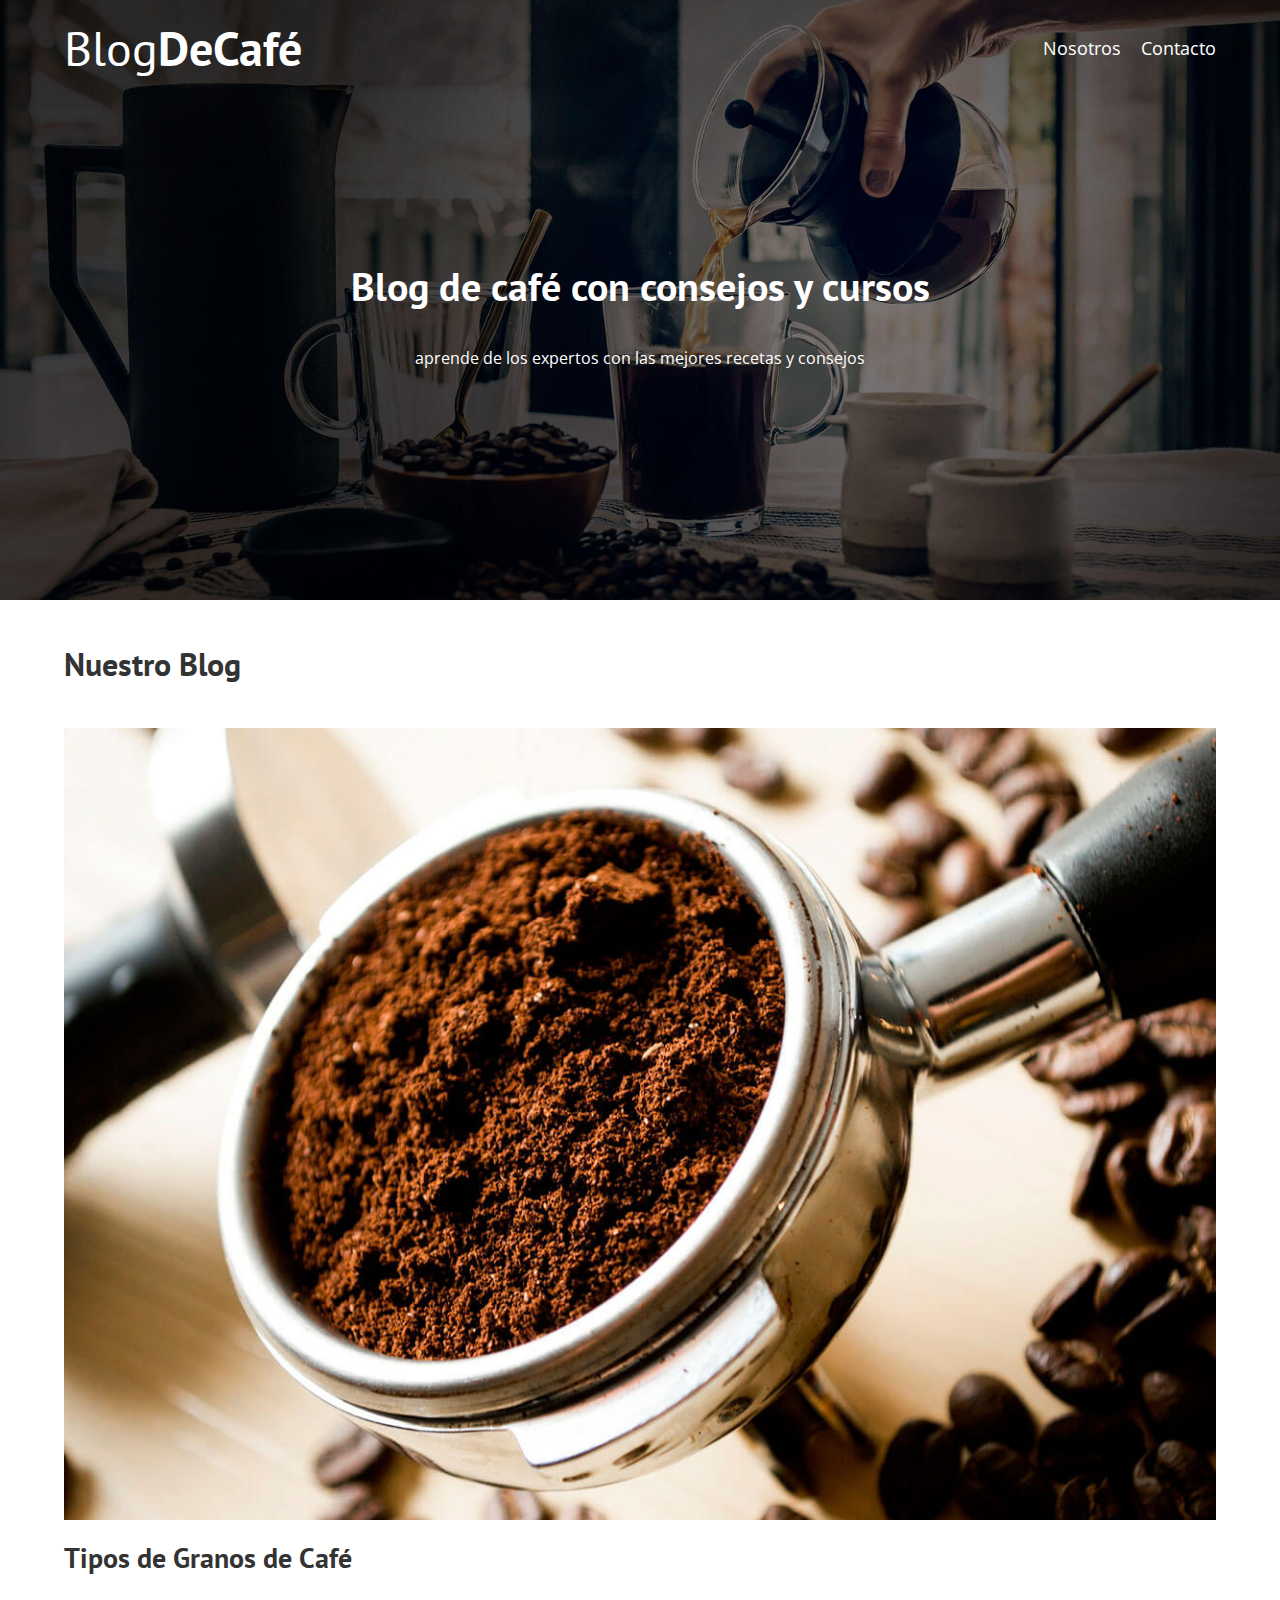
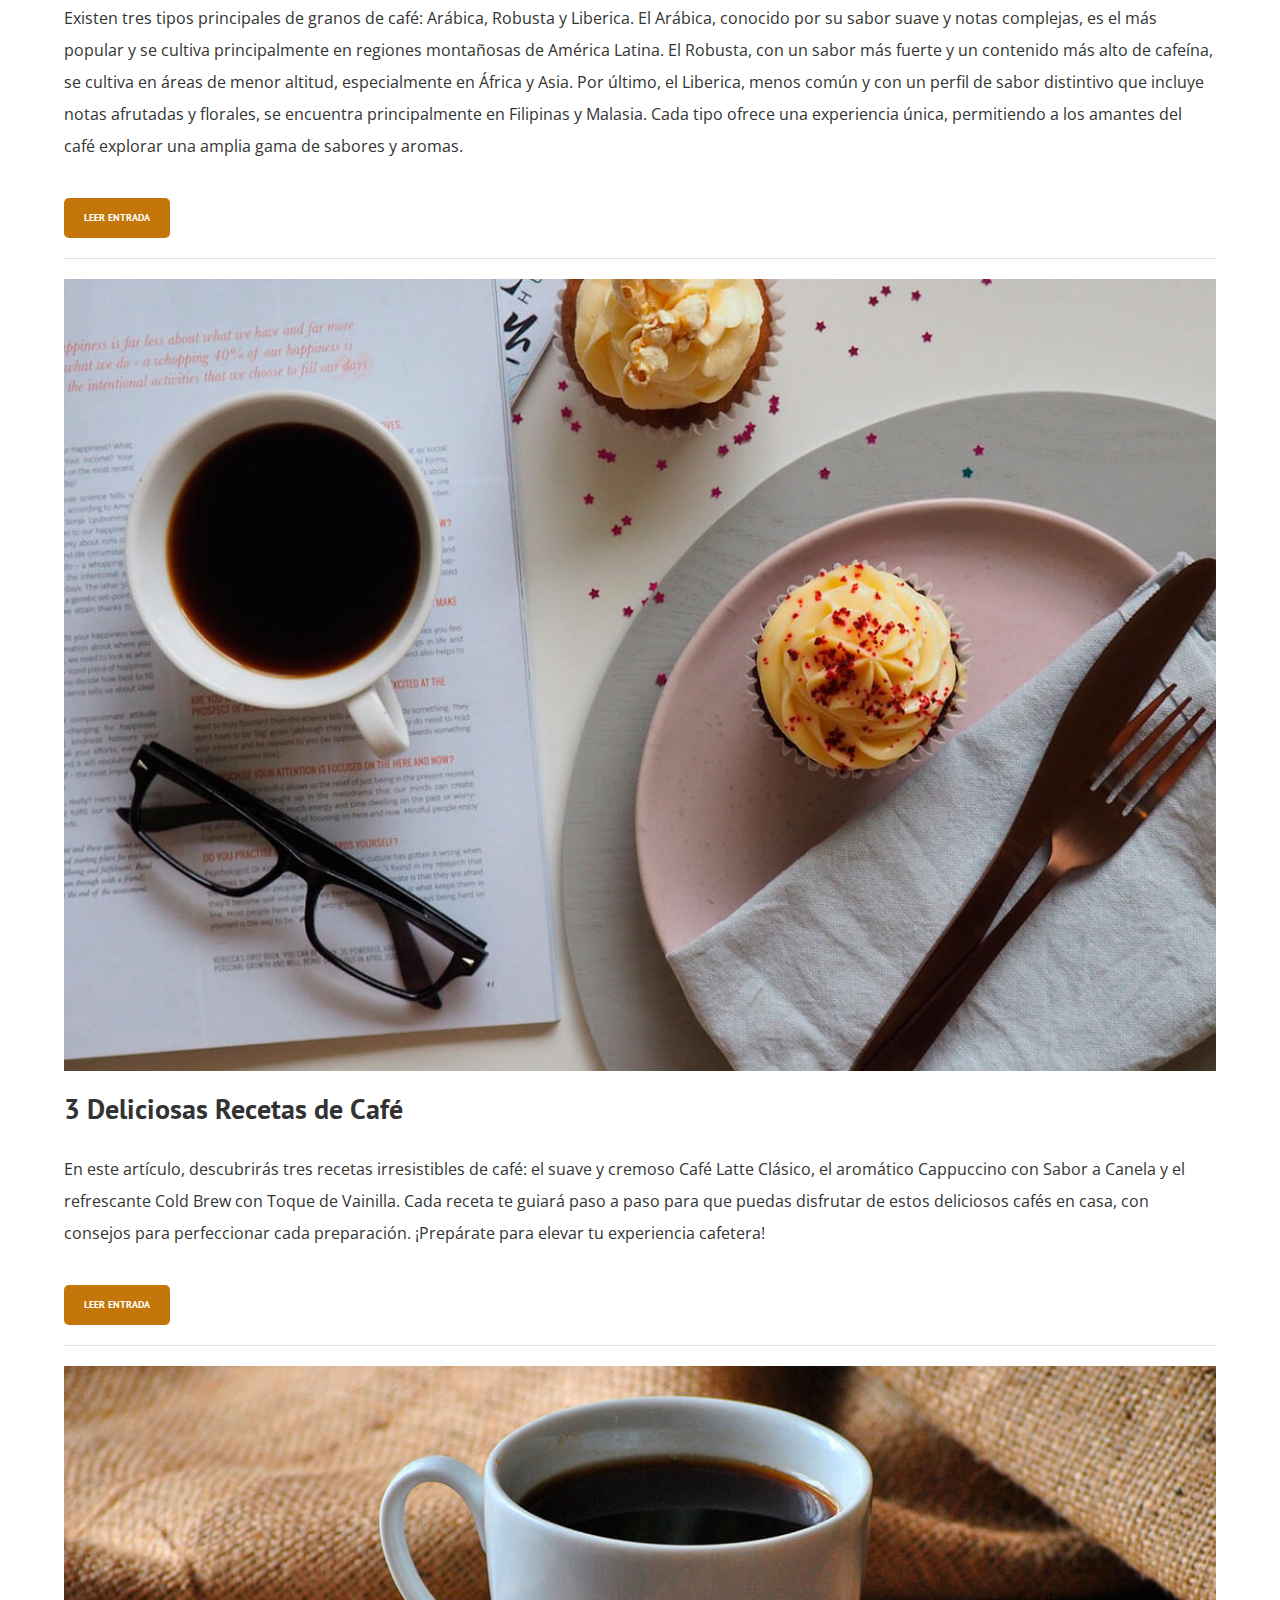
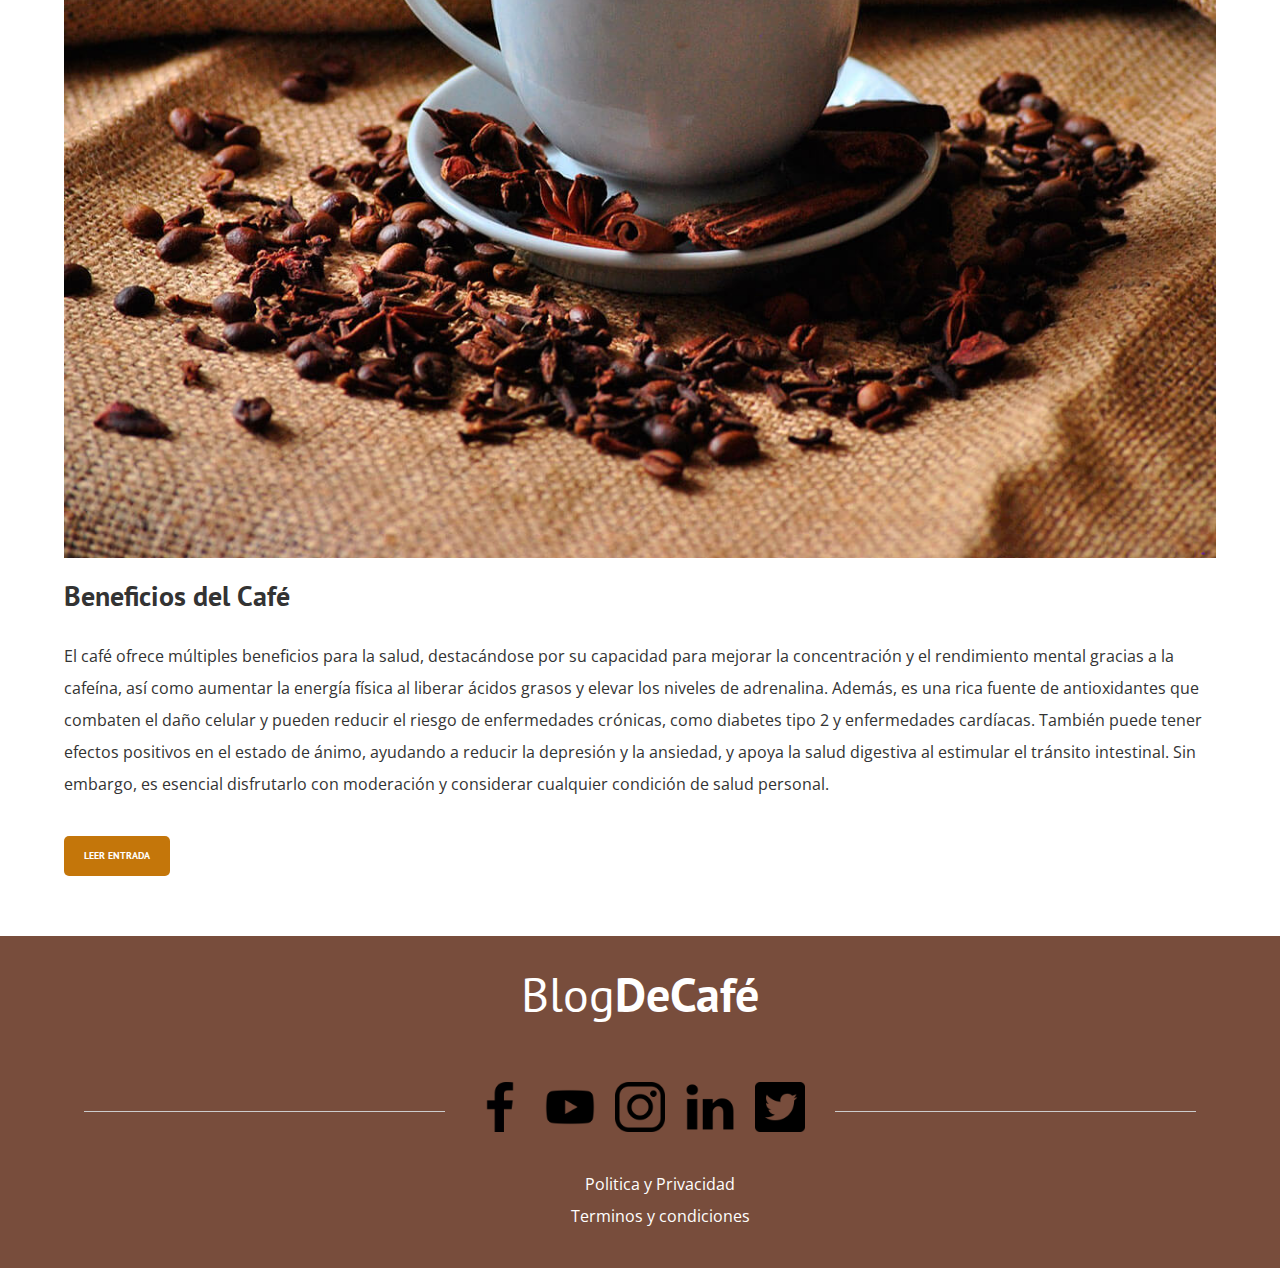
<file: Cafe/index.html>
<!DOCTYPE html>
<html lang="en">
<head>
    <meta charset="UTF-8">
    <meta http-equiv="X-UA-Compatible" content="IE=edge">
    <meta name="viewport" content="width=device-width, initial-scale=1.0">
    <link rel="stylesheet" href="normalize.css">
    <link rel="preconnect" href="https://fonts.googleapis.com">
    <link rel="preconnect" href="https://fonts.gstatic.com" crossorigin>

    
    <link href="https://fonts.googleapis.com/css2?family=Open+Sans&family=PT+Sans:wght@400;700&display=swap" rel="stylesheet">
    <link rel="stylesheet" href="styles.css">
    <title>BlogDeCafe</title>

</head>

<body>
    <header class="header">

        <div class="contenedor">
            <div class="barra">
                <a  class="logo" href="index.html"><h1 class="logo__nombre no-margin  centrar-texto">Blog<span class="logo__bold">DeCafé</span></h1></a>

                <nav class="navegacion">
                    <a href="about.html" class="navegacion__enlace">Nosotros</a>
                    <a href="contacto.html" class="navegacion__enlace">Contacto</a>
                </nav>
                
            </div>
        </div>

        <div class="header__texto">
            <h2 class="no-margin">Blog de café con consejos y cursos</h2>
            <p>aprende de los expertos con las mejores recetas y consejos</p>
        </div>
        
    </header>

<div class="contenedor contenido-principal">

    <main class="blog">

        
        

        <h3>Nuestro Blog</h3>

        <article class="entrada">

            <div class="entrada__imagen">
                <img src="./img/blog1.jpg" alt="imagen blog">
            </div>

            <div class="entrada__contenido">

                <h4 class="no-margin">Tipos de Granos de Café</h4>

                <p>Existen tres tipos principales de granos de café: Arábica, Robusta y Liberica. El Arábica, conocido por su sabor suave y notas complejas, es el más popular y se cultiva principalmente en regiones montañosas de América Latina. El Robusta, con un sabor más fuerte y un contenido más alto de cafeína, se cultiva en áreas de menor altitud, especialmente en África y Asia. Por último, el Liberica, menos común y con un perfil de sabor distintivo que incluye notas afrutadas y florales, se encuentra principalmente en Filipinas y Malasia. Cada tipo ofrece una experiencia única, permitiendo a los amantes del café explorar una amplia gama de sabores y aromas.</p>

                <a href="tipos_de_granos.html" class="boton boton--primario">Leer Entrada</a>

            </div>

            

        </article>

        <article class="entrada">

            <div class="entrada__imagen">
                <img src="./img/blog2.jpg" alt="imagen blog">
            </div>

            <div class="entrada__contenido">

                <h4 class="no-margin">3 Deliciosas Recetas de Café</h4>

                <p>En este artículo, descubrirás tres recetas irresistibles de café: el suave y cremoso Café Latte Clásico, el aromático Cappuccino con Sabor a Canela y el refrescante Cold Brew con Toque de Vainilla. Cada receta te guiará paso a paso para que puedas disfrutar de estos deliciosos cafés en casa, con consejos para perfeccionar cada preparación. ¡Prepárate para elevar tu experiencia cafetera!</p>

                <a href="recetas_de_cafe.html" class="boton boton--primario">Leer Entrada</a>

            </div>

        </article>

        <article class="entrada">

            <div class="entrada__imagen">
                <img src="./img/blog3.jpg" alt="imagen blog">
            </div>

            

            <div class="entrada__contenido">

                <h4 class="no-margin">Beneficios del Café</h4>

                <p>El café ofrece múltiples beneficios para la salud, destacándose por su capacidad para mejorar la concentración y el rendimiento mental gracias a la cafeína, así como aumentar la energía física al liberar ácidos grasos y elevar los niveles de adrenalina. Además, es una rica fuente de antioxidantes que combaten el daño celular y pueden reducir el riesgo de enfermedades crónicas, como diabetes tipo 2 y enfermedades cardíacas. También puede tener efectos positivos en el estado de ánimo, ayudando a reducir la depresión y la ansiedad, y apoya la salud digestiva al estimular el tránsito intestinal. Sin embargo, es esencial disfrutarlo con moderación y considerar cualquier condición de salud personal.</p>

                <a href="beneficios.html" class="boton boton--primario">Leer Entrada</a>

            </div>

        </article>

    </main>

   
</div>

<footer class="footer">
    <div class="contenedor">
        <div class="blog">
            <a  class="final logo" href="index.html"><h1 class="logo__nombre no-margin  centrar-texto">Blog<span class="logo__bold">DeCafé</span></h1></a>
        </div>

        <div class="redes">
            <div class="line"></div>
           <a href="https://www.facebook.com/"><img src="./img/simbolo-de-la-aplicacion-de-facebook.png" alt="" class="logos"></a>
           <a href="https://www.youtube.com/"><img src="./img/youtube.png" alt="" class="logos"></a>
           <a href="https://www.instagram.com/"><img src="./img/logotipo-de-instagram.png" alt="" class="logos"></a>
           <a href="https://co.linkedin.com/"><img src="./img/linkedin.png" alt="" class="logos"></a>
           <a href="https://x.com/">  <img src="./img/logotipo-de-twitter-sobre-fondo-negro.png" alt="" class="logos"></a> 
           
            <div class="line"></div>
        </div>
        <ul class="fin">
            <li>Politica y Privacidad</li>
            <li>Terminos y condiciones</li>
        </ul>
    </div>
</footer>



</body>

</html>
</file>
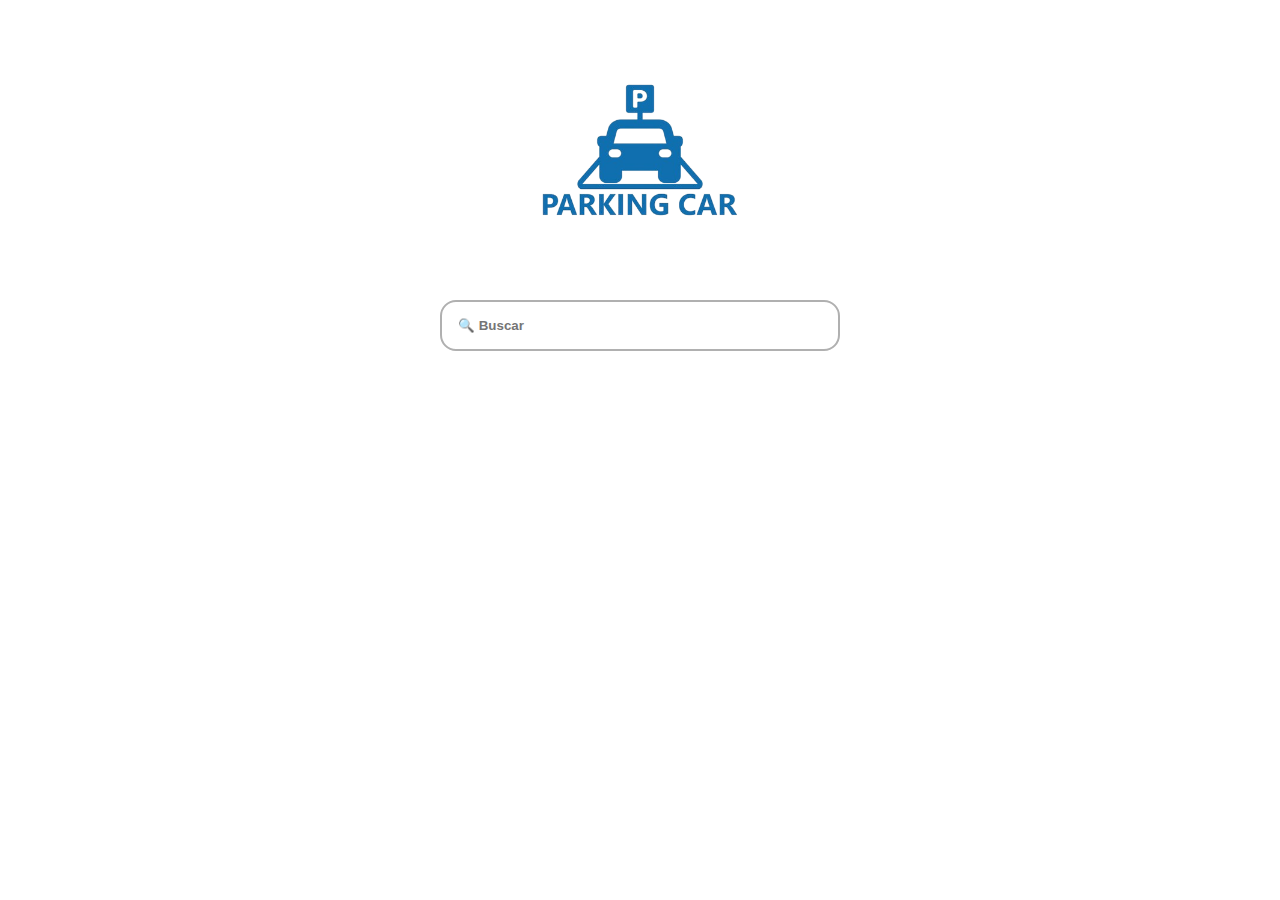
<file: html/index.html>
<!DOCTYPE html>
<html lang="en">
<head>
    <meta charset="UTF-8">
    <meta name="viewport" content="width=device-width, initial-scale=1.0">
    <link rel="stylesheet" href="../css/style.css">
    <title>Parking Point</title>
</head>
<body>
    <header> <img id="logo" src="../img/parkiing.png" alt="Logo"></header>

    <nav>
        <input type="text" name="buscador" id="buscador" placeholder="🔍 Buscar"> 
    </nav>
</body>
</html>
</file>
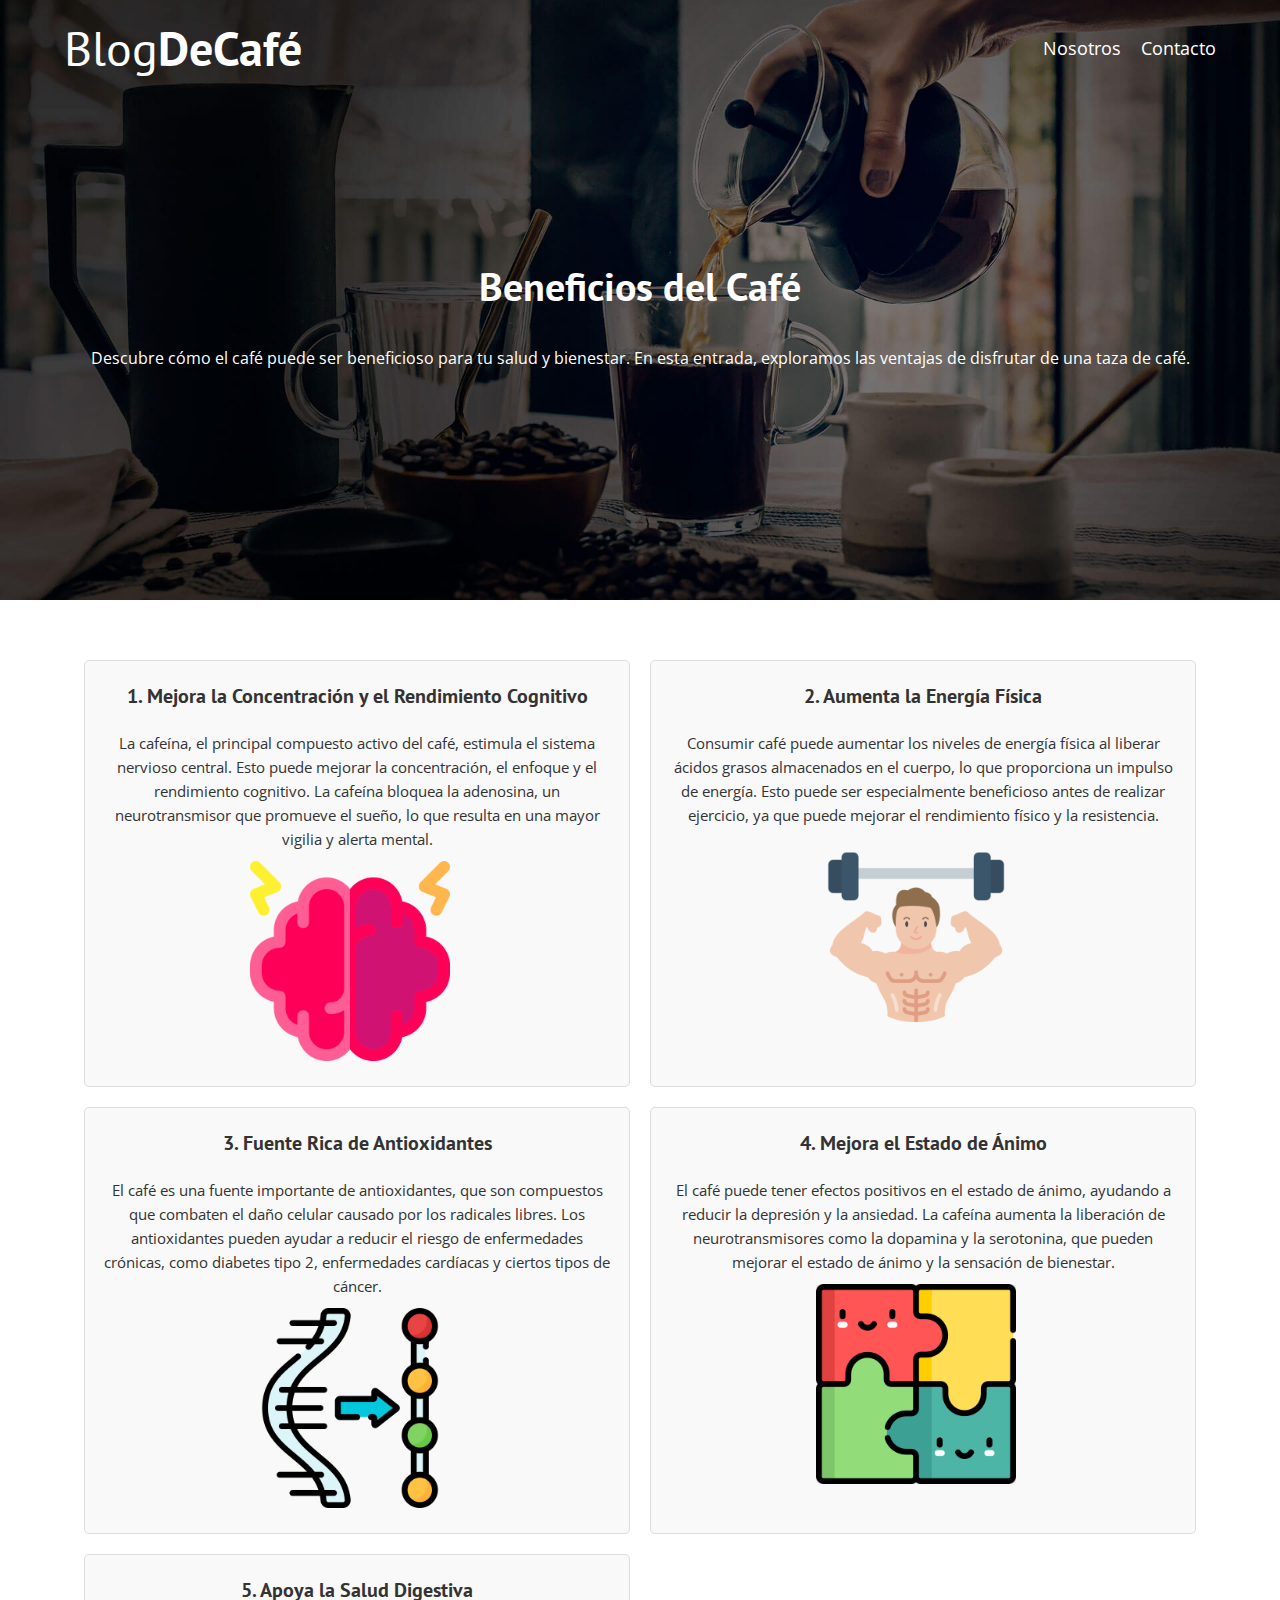
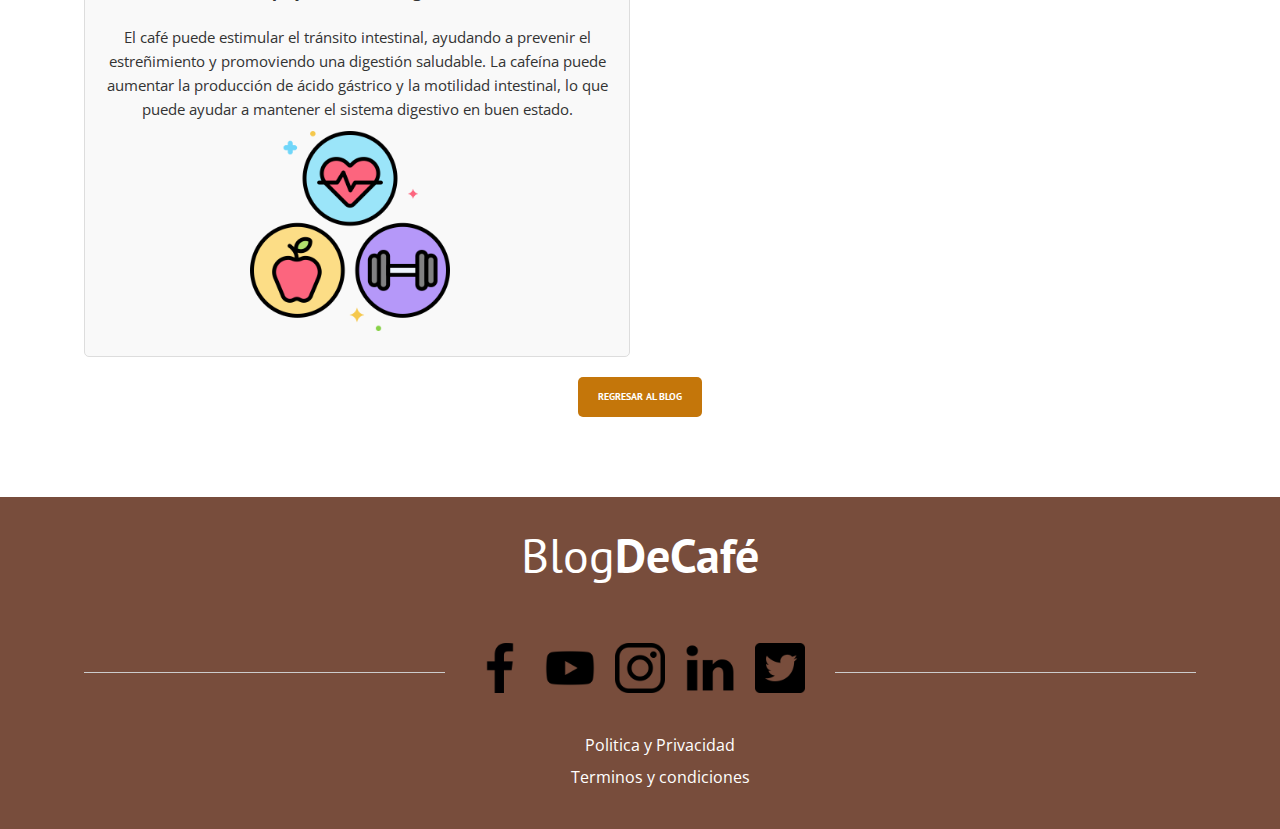
<file: Cafe/beneficios.html>
<!DOCTYPE html>
<html lang="en">
<head>
    <meta charset="UTF-8">
    <meta http-equiv="X-UA-Compatible" content="IE=edge">
    <meta name="viewport" content="width=device-width, initial-scale=1.0">
    <link rel="stylesheet" href="normalize.css">
    <link rel="preconnect" href="https://fonts.googleapis.com">
    <link rel="preconnect" href="https://fonts.gstatic.com" crossorigin>
    <link href="https://fonts.googleapis.com/css2?family=Open+Sans&family=PT+Sans:wght@400;700&display=swap" rel="stylesheet">
    <link rel="stylesheet" href="styles.css">
    <title>Beneficios del Café - BlogDeCafé</title>
</head>
<body>
    <header class="header">
        <div class="contenedor">
            <div class="barra">
                <a class="logo" href="index.html">
                    <h1 class="logo__nombre no-margin centrar-texto">Blog<span class="logo__bold">DeCafé</span></h1>
                </a>
                <nav class="navegacion">
                    <a href="nosotros.html" class="navegacion__enlace">Nosotros</a>
                    <a href="contacto.html" class="navegacion__enlace">Contacto</a>
                </nav>
            </div>
        </div>
        <div class="header__texto">
            <h2 class="no-margin">Beneficios del Café</h2>
            <p>Descubre cómo el café puede ser beneficioso para tu salud y bienestar. En esta entrada, exploramos las ventajas de disfrutar de una taza de café.</p>
        </div>
    </header>

    <main class="contenedor contenido-principal">
        <article class="entrada-detalle">
            
            <section class="beneficios">
                <div class="beneficio">
                    <h4>1. Mejora la Concentración y el Rendimiento Cognitivo</h4>
                    <p>La cafeína, el principal compuesto activo del café, estimula el sistema nervioso central. Esto puede mejorar la concentración, el enfoque y el rendimiento cognitivo. La cafeína bloquea la adenosina, un neurotransmisor que promueve el sueño, lo que resulta en una mayor vigilia y alerta mental.</p>
                    <img src="./img/trastorno-mental.png" alt="Beneficios del Café" class="beneficio__imagen">
                </div>

                <div class="beneficio">
                    <h4>2. Aumenta la Energía Física</h4>
                    <p>Consumir café puede aumentar los niveles de energía física al liberar ácidos grasos almacenados en el cuerpo, lo que proporciona un impulso de energía. Esto puede ser especialmente beneficioso antes de realizar ejercicio, ya que puede mejorar el rendimiento físico y la resistencia.</p>
                    <img src="./img/peso.png" alt="Aumenta la Energía Física" class="beneficio__imagen">
                </div>

                <div class="beneficio">
                    <h4>3. Fuente Rica de Antioxidantes</h4>
                    <p>El café es una fuente importante de antioxidantes, que son compuestos que combaten el daño celular causado por los radicales libres. Los antioxidantes pueden ayudar a reducir el riesgo de enfermedades crónicas, como diabetes tipo 2, enfermedades cardíacas y ciertos tipos de cáncer.</p>
                    <img src="./img/proteina.png" alt="Fuente Rica de Antioxidantes" class="beneficio__imagen">
                </div>

                <div class="beneficio">
                    <h4>4. Mejora el Estado de Ánimo</h4>
                    <p>El café puede tener efectos positivos en el estado de ánimo, ayudando a reducir la depresión y la ansiedad. La cafeína aumenta la liberación de neurotransmisores como la dopamina y la serotonina, que pueden mejorar el estado de ánimo y la sensación de bienestar.</p>
                    <img src="./img/rompecabezas.png" alt="Mejora el Estado de Ánimo" class="beneficio__imagen">
                </div>

                <div class="beneficio">
                    <h4>5. Apoya la Salud Digestiva</h4>
                    <p>El café puede estimular el tránsito intestinal, ayudando a prevenir el estreñimiento y promoviendo una digestión saludable. La cafeína puede aumentar la producción de ácido gástrico y la motilidad intestinal, lo que puede ayudar a mantener el sistema digestivo en buen estado.</p>
                    <img src="./img/estilo-de-vida-saludable.png" alt="Apoya la Salud Digestiva" class="beneficio__imagen">
                </div>
            </section>

         
            <a href="index.html" class="boton boton--primario">Regresar al Blog</a>
        </article>
    </main>

    <footer class="footer">
        <div class="contenedor">
            <div class="blog">
                <a  class="final logo" href="index.html"><h1 class="logo__nombre no-margin  centrar-texto">Blog<span class="logo__bold">DeCafé</span></h1></a>
            </div>
    
            <div class="redes">
                <div class="line"></div>
               <a href="https://www.facebook.com/"><img src="./img/simbolo-de-la-aplicacion-de-facebook.png" alt="" class="logos"></a>
               <a href="https://www.youtube.com/"><img src="./img/youtube.png" alt="" class="logos"></a>
               <a href="https://www.instagram.com/"><img src="./img/logotipo-de-instagram.png" alt="" class="logos"></a>
               <a href="https://co.linkedin.com/"><img src="./img/linkedin.png" alt="" class="logos"></a>
               <a href="https://x.com/">  <img src="./img/logotipo-de-twitter-sobre-fondo-negro.png" alt="" class="logos"></a> 
               
                <div class="line"></div>
            </div>
            <ul class="fin">
                <li>Politica y Privacidad</li>
                <li>Terminos y condiciones</li>
            </ul>
        </div>
    </footer>
</body>
</html>
</file>
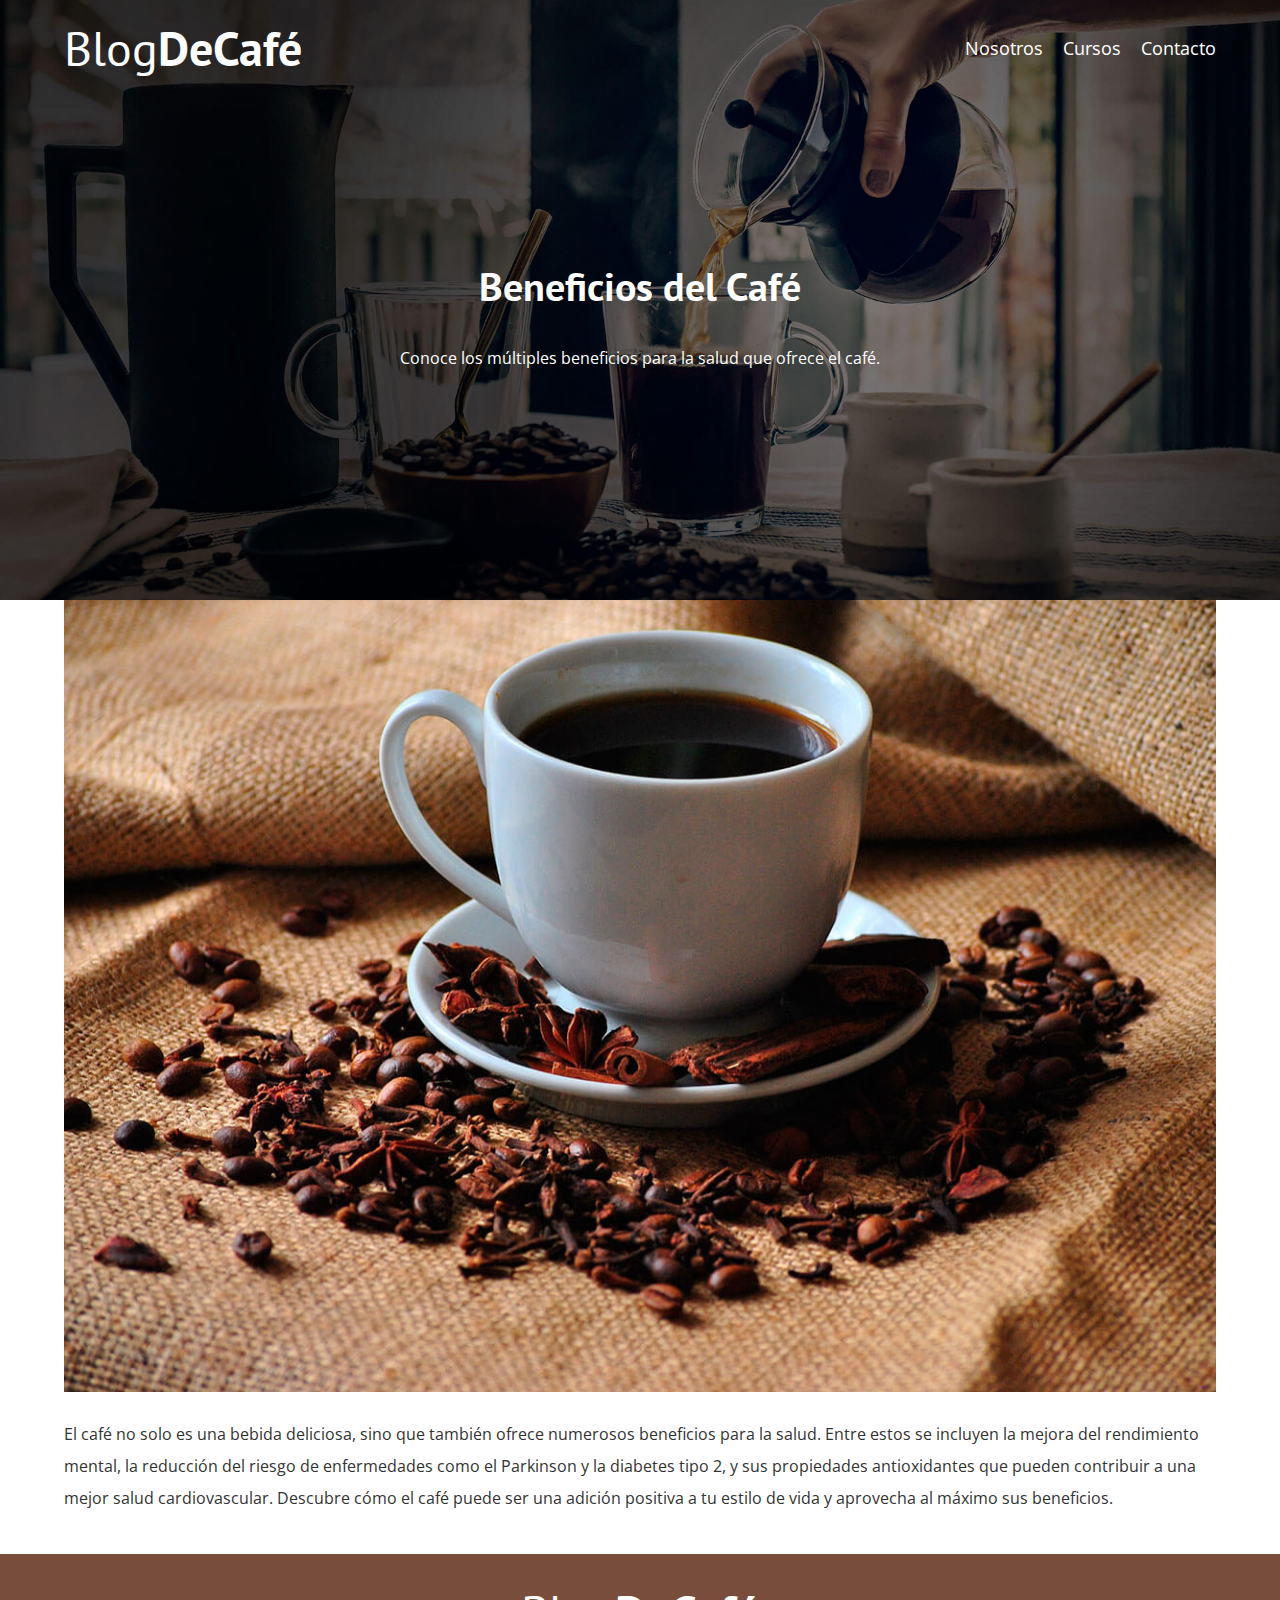
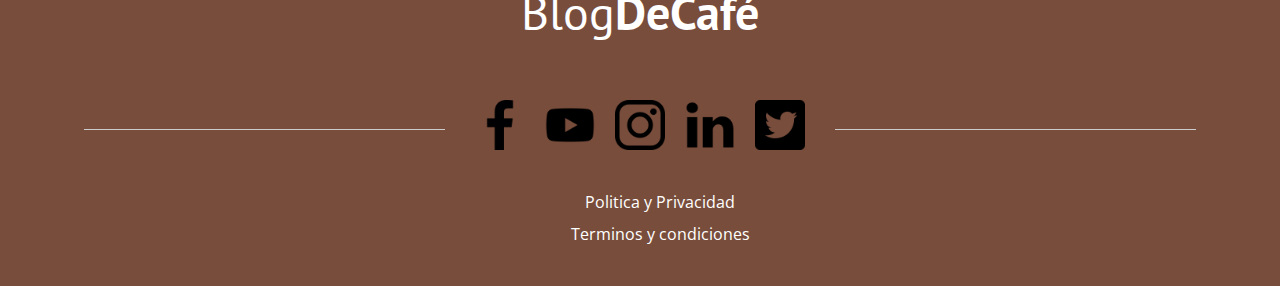
<file: Cafe/beneficios_del_cafe.html>
<!DOCTYPE html>
<html lang="es">
<head>
    <meta charset="UTF-8">
    <meta http-equiv="X-UA-Compatible" content="IE=edge">
    <meta name="viewport" content="width=device-width, initial-scale=1.0">
    <link rel="stylesheet" href="normalize.css">
    <link rel="preconnect" href="https://fonts.googleapis.com">
    <link rel="preconnect" href="https://fonts.gstatic.com" crossorigin>
    <link href="https://fonts.googleapis.com/css2?family=Open+Sans&family=PT+Sans:wght@400;700&display=swap" rel="stylesheet">
    <link rel="stylesheet" href="styles.css">
    <title>Beneficios del Café - BlogDeCafé</title>
</head>
<body>
    <header class="header">
        <div class="contenedor">
            <div class="barra">
                <a class="logo" href="index.html"><h1 class="logo__nombre no-margin centrar-texto">Blog<span class="logo__bold">DeCafé</span></h1></a>
                <nav class="navegacion">
                    <a href="nosotros.html" class="navegacion__enlace">Nosotros</a>
                    <a href="cursos.html" class="navegacion__enlace">Cursos</a>
                    <a href="contacto.html" class="navegacion__enlace">Contacto</a>
                </nav>
            </div>
        </div>
        <div class="header__texto">
            <h2 class="no-margin">Beneficios del Café</h2>
            <p>Conoce los múltiples beneficios para la salud que ofrece el café.</p>
        </div>
    </header>
    <main class="contenedor">
        <article class="entrada">
            <div class="entrada__imagen">
                <img src="./img/blog3.jpg" alt="Beneficios del Café">
            </div>
            <div class="entrada__contenido">
                <p>El café no solo es una bebida deliciosa, sino que también ofrece numerosos beneficios para la salud. Entre estos se incluyen la mejora del rendimiento mental, la reducción del riesgo de enfermedades como el Parkinson y la diabetes tipo 2, y sus propiedades antioxidantes que pueden contribuir a una mejor salud cardiovascular. Descubre cómo el café puede ser una adición positiva a tu estilo de vida y aprovecha al máximo sus beneficios.</p>
            </div>
        </article>
    </main>
    <footer class="footer">
        <div class="contenedor">
            <div class="blog">
                <a  class="final logo" href="index.html"><h1 class="logo__nombre no-margin  centrar-texto">Blog<span class="logo__bold">DeCafé</span></h1></a>
            </div>
    
            <div class="redes">
                <div class="line"></div>
               <a href="https://www.facebook.com/"><img src="./img/simbolo-de-la-aplicacion-de-facebook.png" alt="" class="logos"></a>
               <a href="https://www.youtube.com/"><img src="./img/youtube.png" alt="" class="logos"></a>
               <a href="https://www.instagram.com/"><img src="./img/logotipo-de-instagram.png" alt="" class="logos"></a>
               <a href="https://co.linkedin.com/"><img src="./img/linkedin.png" alt="" class="logos"></a>
               <a href="https://x.com/">  <img src="./img/logotipo-de-twitter-sobre-fondo-negro.png" alt="" class="logos"></a> 
               
                <div class="line"></div>
            </div>
            <ul class="fin">
                <li>Politica y Privacidad</li>
                <li>Terminos y condiciones</li>
            </ul>
        </div>
    </footer>
</body>
</html>
</file>
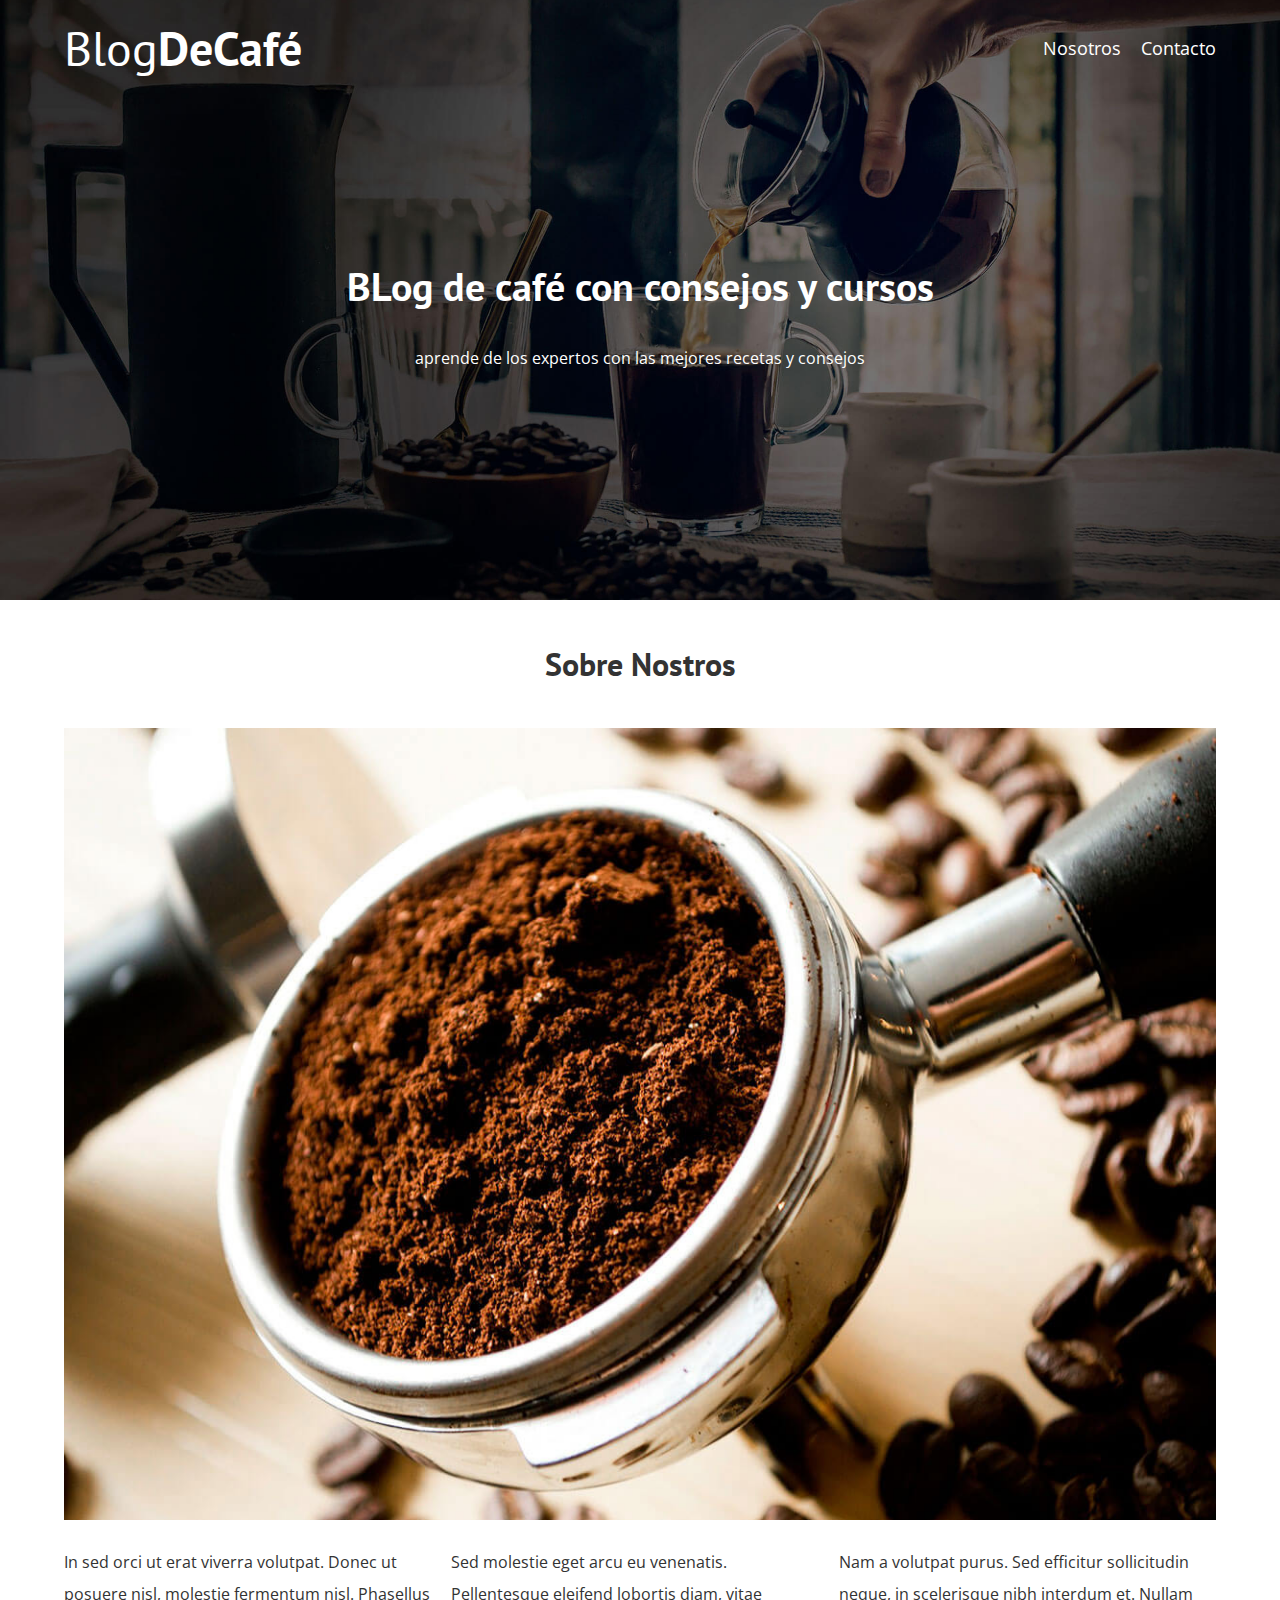
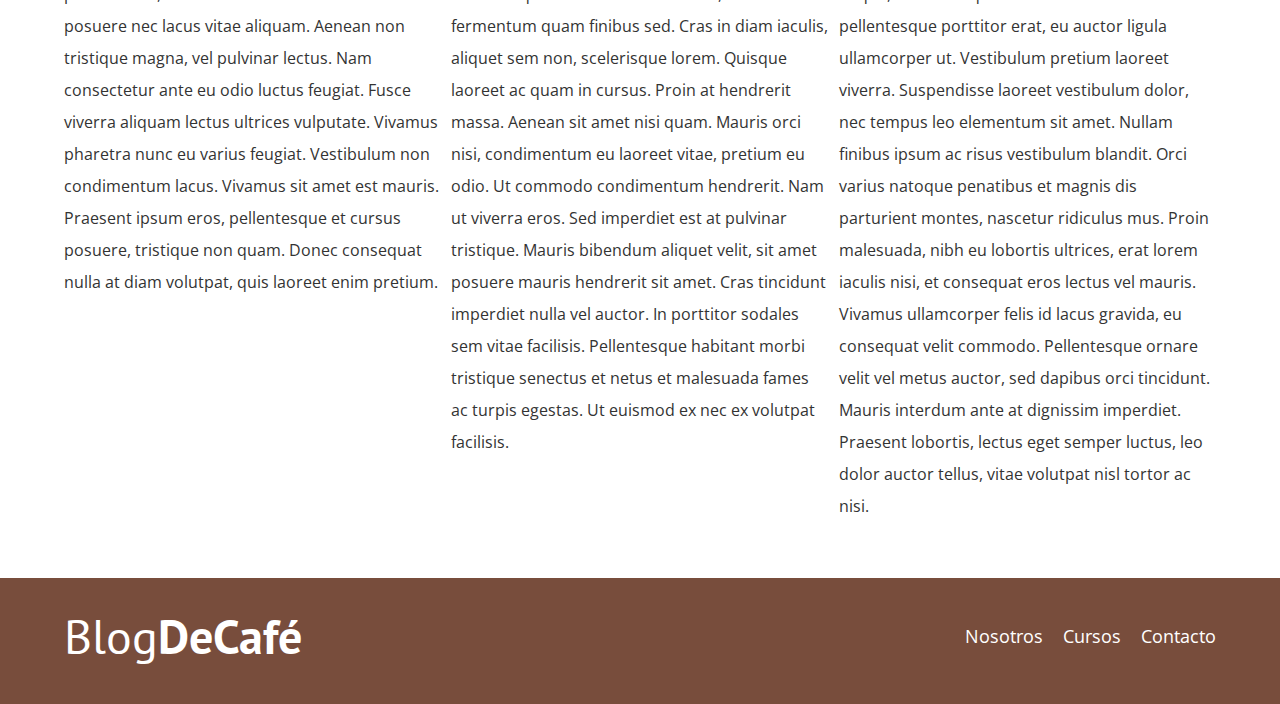
<file: Cafe/entrada.html>
<!DOCTYPE html>
<html lang="en">
<head>
    <meta charset="UTF-8">
    <meta http-equiv="X-UA-Compatible" content="IE=edge">
    <meta name="viewport" content="width=device-width, initial-scale=1.0">
    <link rel="stylesheet" href="normalize.css">
    <link rel="preconnect" href="https://fonts.googleapis.com">
    <link rel="preconnect" href="https://fonts.gstatic.com" crossorigin>
    <link href="https://fonts.googleapis.com/css2?family=Open+Sans&family=PT+Sans:wght@400;700&display=swap" rel="stylesheet">
    <link rel="stylesheet" href="styles.css">
    <title>BlogDeCafe</title>

</head>

<body>
    <header class="header">

        <div class="contenedor">
            <div class="barra">
                <a  class="logo" href="index.html"><h1 class="logo__nombre no-margin  centrar-texto">Blog<span class="logo__bold">DeCafé</span></h1></a>

                <nav class="navegacion">
                    <a href="nosotros.html" class="navegacion__enlace">Nosotros</a>

                    <a href="contacto.html" class="navegacion__enlace">Contacto</a>
                </nav>
                
            </div>
        </div>

        <div class="header__texto">
            <h2 class="no-margin">BLog de café con consejos y cursos</h2>
            <p>aprende de los expertos con las mejores recetas y consejos</p>
        </div>

    </header>
  
    <main class="contenedor">
        <h3 class="centrar-texto">Sobre Nostros</h3>

        <img src="./img/blog1.jpg" alt="imagen café">


      <div class="contenedor__parrafos">
        <p>In sed orci ut erat viverra volutpat. Donec ut posuere nisl, molestie fermentum nisl. Phasellus posuere nec lacus vitae aliquam. Aenean non tristique magna, vel pulvinar lectus. Nam consectetur ante eu odio luctus feugiat. Fusce viverra aliquam lectus ultrices vulputate. Vivamus pharetra nunc eu varius feugiat. Vestibulum non condimentum lacus. Vivamus sit amet est mauris. Praesent ipsum eros, pellentesque et cursus posuere, tristique non quam. Donec consequat nulla at diam volutpat, quis laoreet enim pretium.</p>

        <p>  Sed molestie eget arcu eu venenatis. Pellentesque eleifend lobortis diam, vitae fermentum quam finibus sed. Cras in diam iaculis, aliquet sem non, scelerisque lorem. Quisque laoreet ac quam in cursus. Proin at hendrerit massa. Aenean sit amet nisi quam. Mauris orci nisi, condimentum eu laoreet vitae, pretium eu odio. Ut commodo condimentum hendrerit. Nam ut viverra eros. Sed imperdiet est at pulvinar tristique. Mauris bibendum aliquet velit, sit amet posuere mauris hendrerit sit amet. Cras tincidunt imperdiet nulla vel auctor. In porttitor sodales sem vitae facilisis. Pellentesque habitant morbi tristique senectus et netus et malesuada fames ac turpis egestas. Ut euismod ex nec ex volutpat facilisis.  </p> 
            
        <p>  Nam a volutpat purus. Sed efficitur sollicitudin neque, in scelerisque nibh interdum et. Nullam pellentesque porttitor erat, eu auctor ligula ullamcorper ut. Vestibulum pretium laoreet viverra. Suspendisse laoreet vestibulum dolor, nec tempus leo elementum sit amet. Nullam finibus ipsum ac risus vestibulum blandit. Orci varius natoque penatibus et magnis dis parturient montes, nascetur ridiculus mus. Proin malesuada, nibh eu lobortis ultrices, erat lorem iaculis nisi, et consequat eros lectus vel mauris. Vivamus ullamcorper felis id lacus gravida, eu consequat velit commodo. Pellentesque ornare velit vel metus auctor, sed dapibus orci tincidunt. Mauris interdum ante at dignissim imperdiet. Praesent lobortis, lectus eget semper luctus, leo dolor auctor tellus, vitae volutpat nisl tortor ac nisi.</p>

    </div>

    </main>

<footer class="footer">
    <div class="contenedor">
        <div class="barra">
            <a  class="logo" href="index.html"><h1 class="logo__nombre no-margin  centrar-texto">Blog<span class="logo__bold">DeCafé</span></h1></a>
            <nav class="navegacion">
             <a href="nosotros.html" class="navegacion__enlace">Nosotros</a>
                <a href="cursos.html" class="navegacion__enlace">Cursos</a>
                <a href="contacto.html" class="navegacion__enlace">Contacto</a>
            </nav>
        </div>
    </div>
</footer>



</body>

</html>
</file>
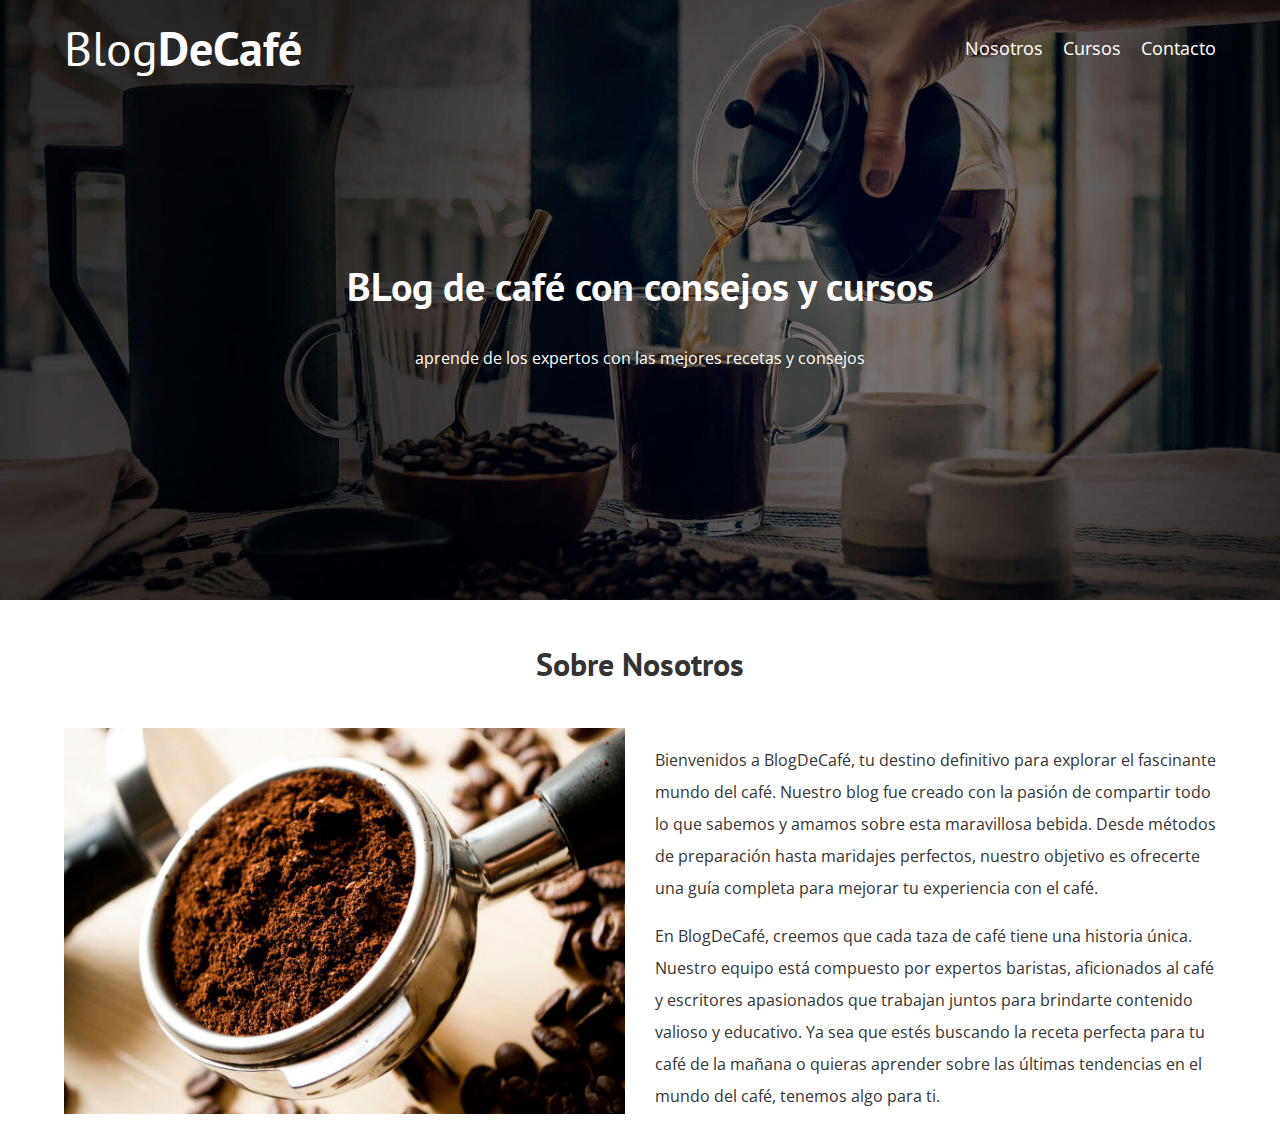
<file: Cafe/nosotros.html>
<!DOCTYPE html>
<html lang="en">
<head>
    <meta charset="UTF-8">
    <meta http-equiv="X-UA-Compatible" content="IE=edge">
    <meta name="viewport" content="width=device-width, initial-scale=1.0">
    <link rel="stylesheet" href="normalize.css">
    <link rel="preconnect" href="https://fonts.googleapis.com">
    <link rel="preconnect" href="https://fonts.gstatic.com" crossorigin>
    <link href="https://fonts.googleapis.com/css2?family=Open+Sans&family=PT+Sans:wght@400;700&display=swap" rel="stylesheet">
    <link rel="stylesheet" href="styles.css">
    <title>BlogDeCafe</title>

</head>

<body>
    <header class="header">

        <div class="contenedor">
            <div class="barra">
                <a  class="logo" href="index.html"><h1 class="logo__nombre no-margin  centrar-texto">Blog<span class="logo__bold">DeCafé</span></h1></a>

                <nav class="navegacion">
                    <a href="nosotros.html" class="navegacion__enlace">Nosotros</a>
                    <a href="cursos.html" class="navegacion__enlace">Cursos</a>
                    <a href="contacto.html" class="navegacion__enlace">Contacto</a>
                </nav>
                
            </div>
        </div>

        <div class="header__texto">
            <h2 class="no-margin">BLog de café con consejos y cursos</h2>
            <p>aprende de los expertos con las mejores recetas y consejos</p>
        </div>

    </header>
  
    <main class="contenedor">
        <h3 class="centrar-texto">Sobre Nosotros</h3>
    
        <div class="sobre-nosotros">
            <div class="sobre-nosotros__imagen">
                <img src="./img/blog1 (1).jpg" alt="Imagen sobre nosotros">
            </div>
    
            <div class="sobre-nosotros__texto">
                <p>Bienvenidos a BlogDeCafé, tu destino definitivo para explorar el fascinante mundo del café. Nuestro blog fue creado con la pasión de compartir todo lo que sabemos y amamos sobre esta maravillosa bebida. Desde métodos de preparación hasta maridajes perfectos, nuestro objetivo es ofrecerte una guía completa para mejorar tu experiencia con el café.</p>
                
                <p>En BlogDeCafé, creemos que cada taza de café tiene una historia única. Nuestro equipo está compuesto por expertos baristas, aficionados al café y escritores apasionados que trabajan juntos para brindarte contenido valioso y educativo. Ya sea que estés buscando la receta perfecta para tu café de la mañana o quieras aprender sobre las últimas tendencias en el mundo del café, tenemos algo para ti.</p>
                
                
            </div>
        </div>
    </main>
    



</body>

</html>
</file>
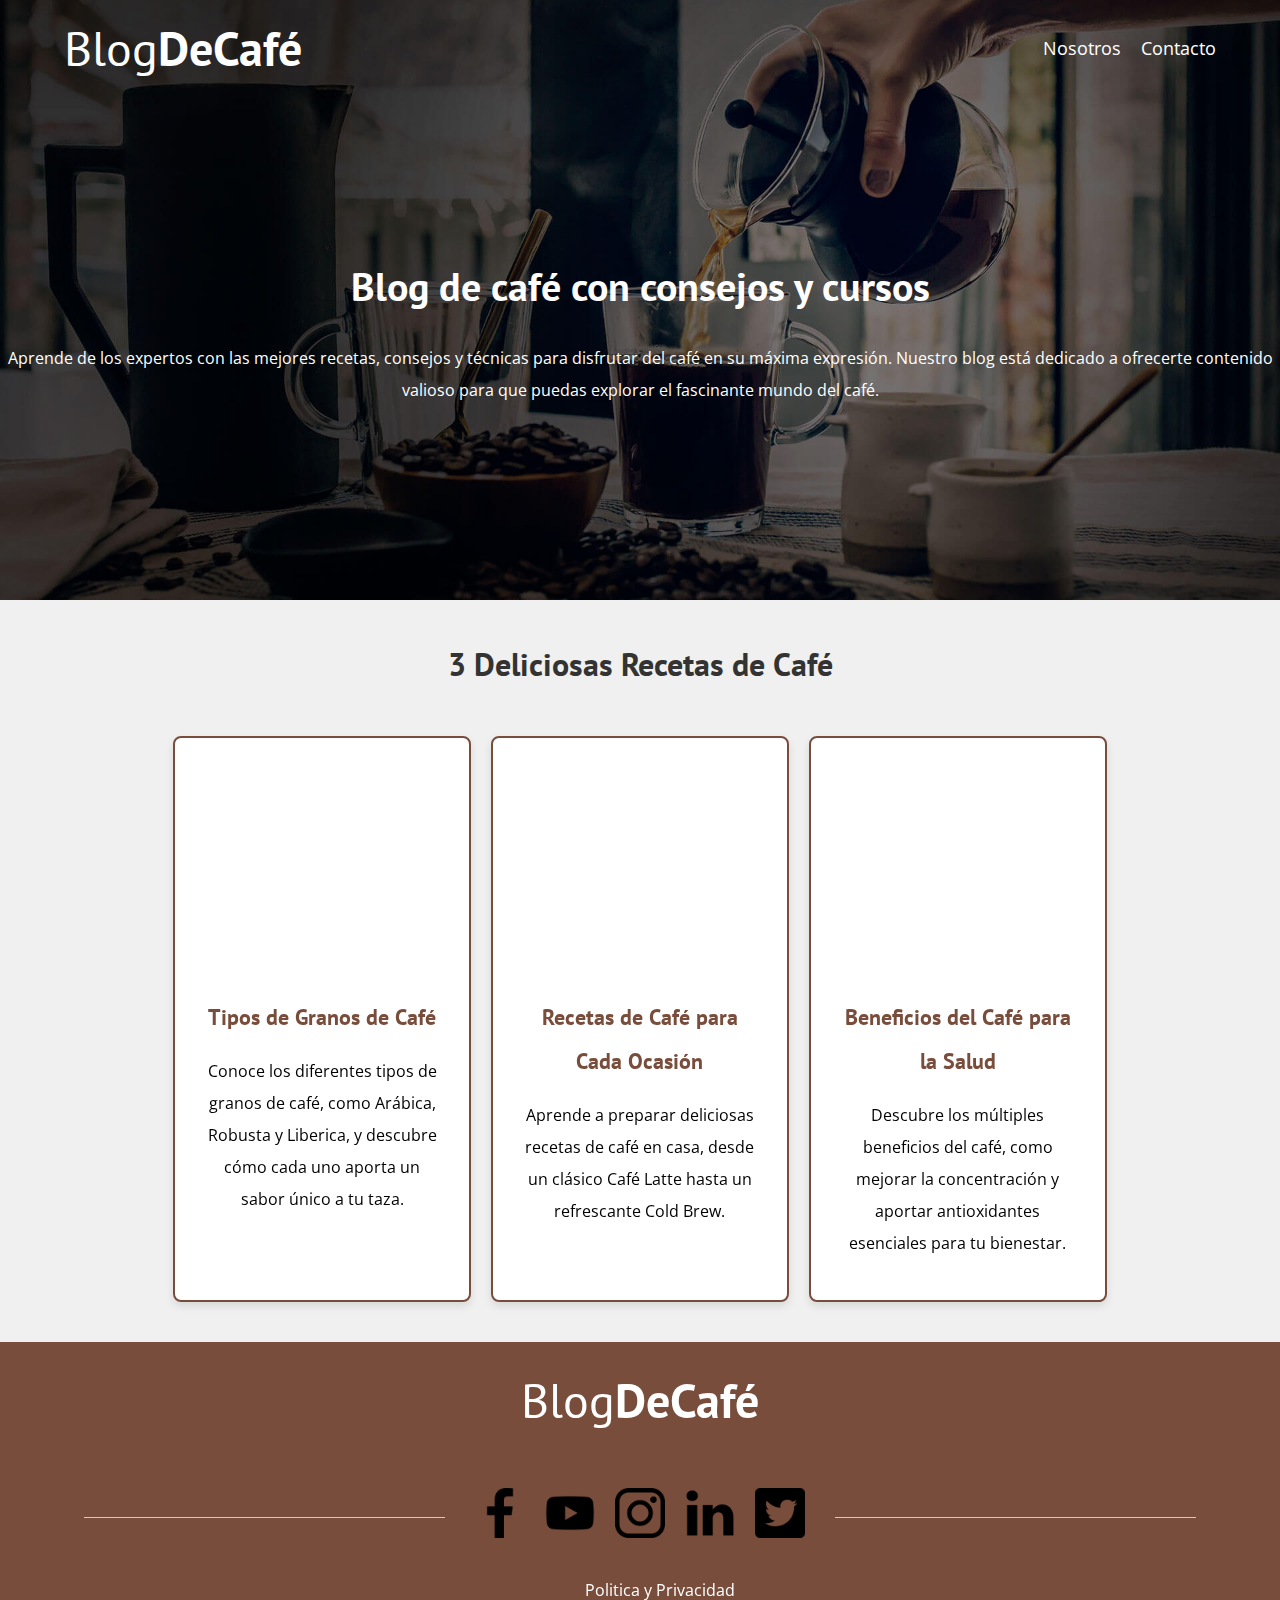
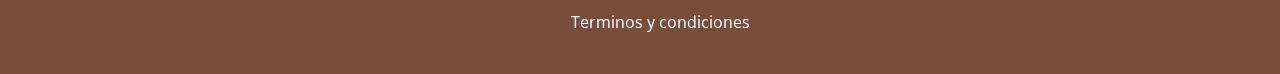
<file: Cafe/recetas_de_cafe.html>
<!DOCTYPE html>
<html lang="en">
<head>
    <meta charset="UTF-8">
    <meta http-equiv="X-UA-Compatible" content="IE=edge">
    <meta name="viewport" content="width=device-width, initial-scale=1.0">
    <link rel="stylesheet" href="normalize.css">
    <link rel="preconnect" href="https://fonts.googleapis.com">
    <link rel="preconnect" href="https://fonts.gstatic.com" crossorigin>
    <link href="https://fonts.googleapis.com/css2?family=Open+Sans&family=PT+Sans:wght@400;700&display=swap" rel="stylesheet">
    <link rel="stylesheet" href="styles.css">
    <title>BlogDeCafe</title>
</head>
<body>
    <header class="header">
        <div class="contenedor">
            <div class="barra">
                <a class="logo" href="index.html">
                    <h1 class="logo__nombre no-margin centrar-texto">Blog<span class="logo__bold">DeCafé</span></h1>
                </a>
                <nav class="navegacion">
                    <a href="nosotros.html" class="navegacion__enlace">Nosotros</a>
                    <a href="contacto.html" class="navegacion__enlace">Contacto</a>
                </nav>
            </div>
        </div>
        <div class="header__texto">
            <h2 class="no-margin">Blog de café con consejos y cursos</h2>
            <p>Aprende de los expertos con las mejores recetas, consejos y técnicas para disfrutar del café en su máxima expresión. Nuestro blog está dedicado a ofrecerte contenido valioso para que puedas explorar el fascinante mundo del café.</p>
        </div>
    </header>

    <main class="contenedor contenido-principal">
        <h3 class="centrar-texto">3 Deliciosas Recetas de Café</h3>
        <!DOCTYPE html>
        <html lang="es">
        <head>
            <meta charset="UTF-8">
            <meta name="viewport" content="width=device-width, initial-scale=1.0">
            <title>Cards con iframe de YouTube</title>
        </head>
        <body>
            <div class="contenedor">
                <!DOCTYPE html>
                <html lang="es">
                <head>
                    <meta charset="UTF-8">
                    <meta name="viewport" content="width=device-width, initial-scale=1.0">
                    <title>Cards con iframe de YouTube</title>
                    <style>
                        :root {
                            --fuenteHeading: 'PT Sans', sans-serif;
                            --fuenteParrafos: 'Open Sans', sans-serif;
                            --primario: #784D3C;
                            --banco: #fff;
                            --negro: #000;
                            --gris: #e1e1e1;
                        }
                
                        html {
                            box-sizing: border-box;
                            font-size: 62.5%; /* 1 rem */
                        }
                
                        *, *::before, *:after {
                            box-sizing: inherit;
                        }
                
                        body {
                            font-family: var(--fuenteParrafos);
                            font-size: 1.6rem;
                            line-height: 2;
                            margin: 0;
                            padding: 0;
                            background-color: #f0f0f0;
                        }
                
                        .contenedor {
                            border-radius: 2rem;
                            width: min(90%, 120rem);
                            margin: 0 auto;
                        }
                
                        .cards {
                            display: grid;
                            grid-template-columns: repeat(3, 1fr);
                            gap: 2rem;
                            margin: 4rem auto;
                            justify-content: center;
                            max-width: 120rem;
                        }
                
                        .card {
                            background-color: var(--banco);
                            border: 2px solid var(--primario);
                            border-radius: 8px;
                            text-align: center;
                            padding: 1.5rem;
                            box-shadow: 0 4px 8px rgba(0, 0, 0, 0.1);
                            transition: transform 0.3s ease, box-shadow 0.3s ease;
                        }
                
                        .card:hover {
                            transform: translateY(-5px);
                            box-shadow: 0 6px 12px rgba(0, 0, 0, 0.2);
                        }
                
                        .card iframe {
                            width: 100%;
                            height: 200px;
                            border: none;
                        }
                
                        .card h3 {
                            font-size: 2.2rem;
                            margin-bottom: 1rem;
                            color: var(--primario);
                        }
                
                        .card p {
                            font-size: 1.6rem;
                            color: var(--negro);
                        }
                
                    </style>
                </head>
                <body>
                    <div class="contenedor">
                        <div class="cards">
                            <div class="card">
                                <iframe width="560" height="315" src="https://www.youtube.com/embed/Ee5ckwyWLI0?si=wpNbhwqBlcbsIDmq" title="YouTube video player" frameborder="0" allow="accelerometer; autoplay; clipboard-write; encrypted-media; gyroscope; picture-in-picture; web-share" referrerpolicy="strict-origin-when-cross-origin" allowfullscreen></iframe>
                                <div class="card__contenido">
                                    <h3>Tipos de Granos de Café</h3>
                                    <p>Conoce los diferentes tipos de granos de café, como Arábica, Robusta y Liberica, y descubre cómo cada uno aporta un sabor único a tu taza.</p>
                                </div>
                            </div>
                            <div class="card">
                                <iframe src="https://www.youtube.com/embed/dQw4w9WgXcQ" allowfullscreen></iframe>
                                <div class="card__contenido">
                                    <h3>Recetas de Café para Cada Ocasión</h3>
                                    <p>Aprende a preparar deliciosas recetas de café en casa, desde un clásico Café Latte hasta un refrescante Cold Brew.</p>
                                </div>
                            </div>
                            <div class="card">
                                <iframe src="https://www.youtube.com/embed/dQw4w9WgXcQ" allowfullscreen></iframe>
                                <div class="card__contenido">
                                    <h3>Beneficios del Café para la Salud</h3>
                                    <p>Descubre los múltiples beneficios del café, como mejorar la concentración y aportar antioxidantes esenciales para tu bienestar.</p>
                                </div>
                            </div>
                        </div>
                    </div>
                </body>
                </html>
                
        </body>
        </html>
        
    </main>

    <footer class="footer">
        <div class="contenedor">
            <div class="blog">
                <a  class="final logo" href="index.html"><h1 class="logo__nombre no-margin  centrar-texto">Blog<span class="logo__bold">DeCafé</span></h1></a>
            </div>
    
            <div class="redes">
                <div class="line"></div>
               <a href="https://www.facebook.com/"><img src="./img/simbolo-de-la-aplicacion-de-facebook.png" alt="" class="logos"></a>
               <a href="https://www.youtube.com/"><img src="./img/youtube.png" alt="" class="logos"></a>
               <a href="https://www.instagram.com/"><img src="./img/logotipo-de-instagram.png" alt="" class="logos"></a>
               <a href="https://co.linkedin.com/"><img src="./img/linkedin.png" alt="" class="logos"></a>
               <a href="https://x.com/">  <img src="./img/logotipo-de-twitter-sobre-fondo-negro.png" alt="" class="logos"></a> 
               
                <div class="line"></div>
            </div>
            <ul class="fin">
                <li>Politica y Privacidad</li>
                <li>Terminos y condiciones</li>
            </ul>
        </div>
    </footer>
</body>
</html>
</file>
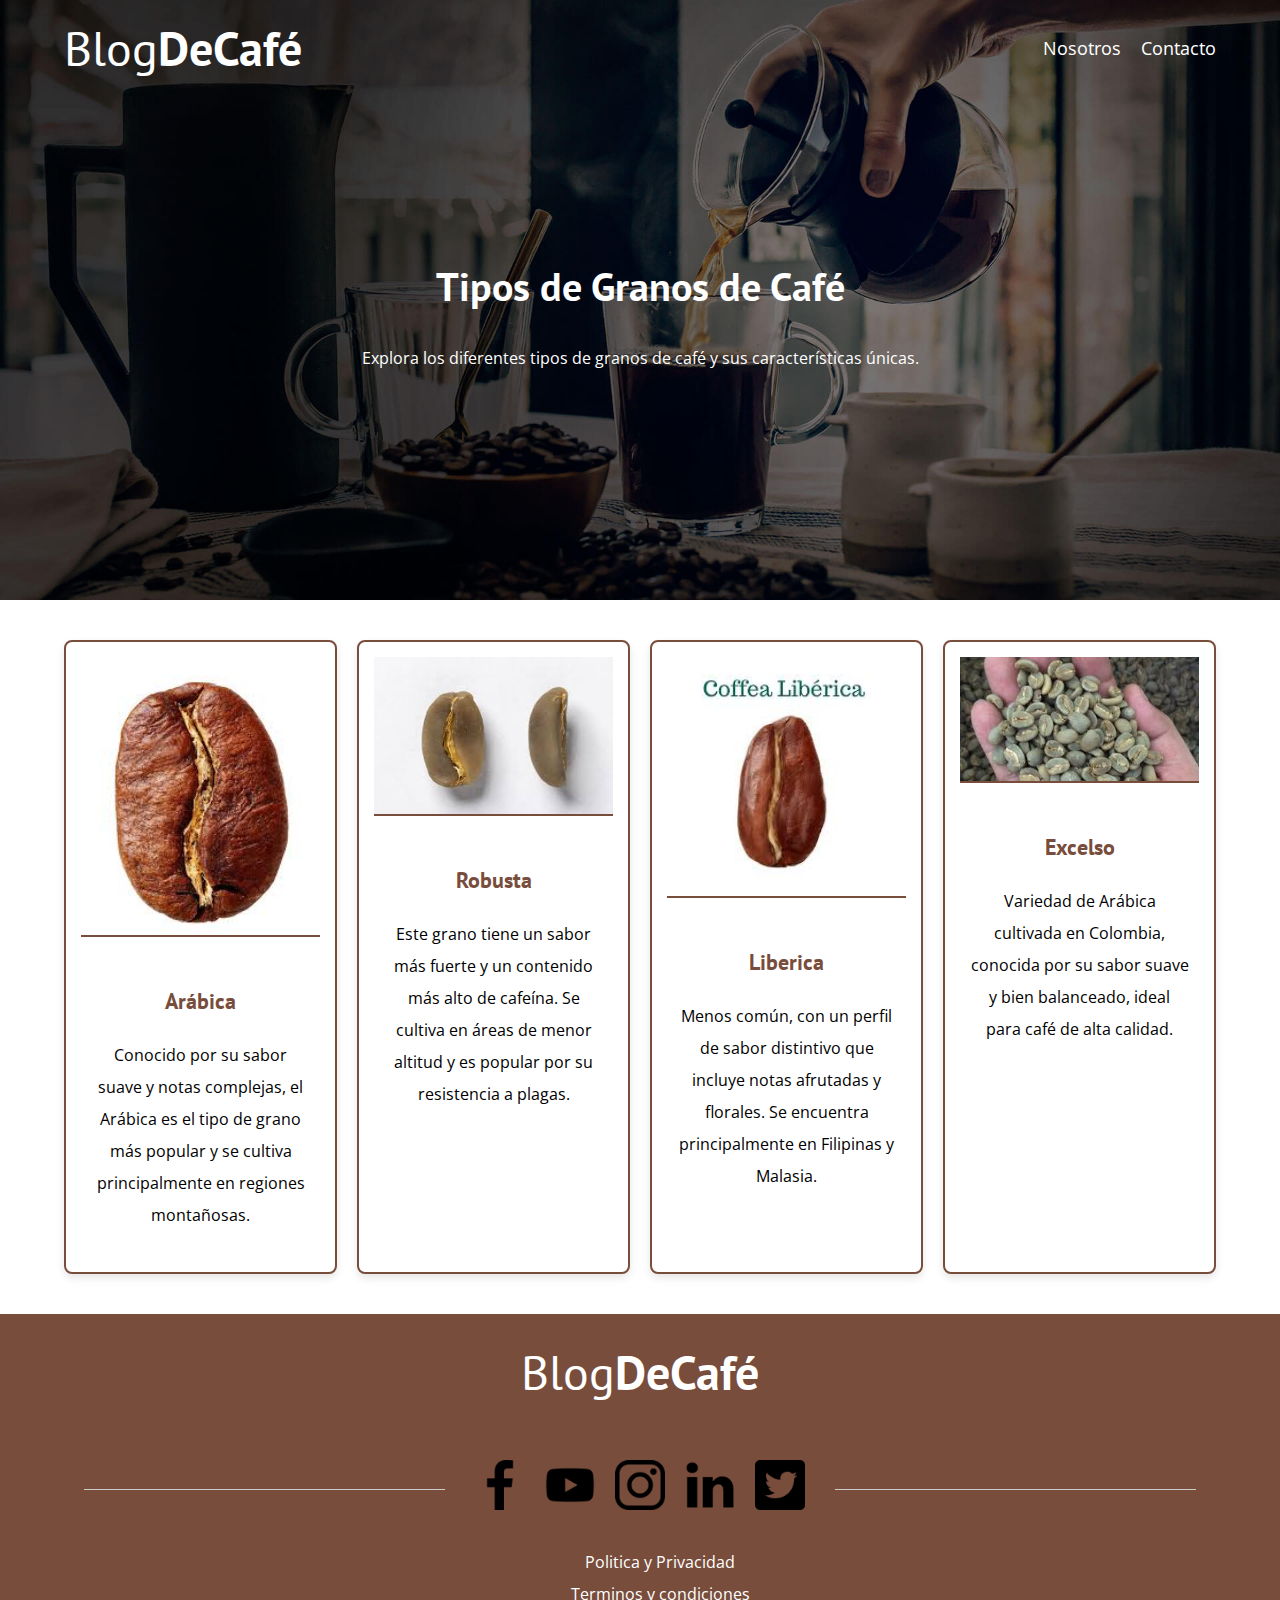
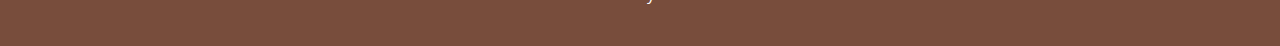
<file: Cafe/tipos_de_granos.html>
<!DOCTYPE html>
<html lang="en">
<head>
    <meta charset="UTF-8">
    <meta http-equiv="X-UA-Compatible" content="IE=edge">
    <meta name="viewport" content="width=device-width, initial-scale=1.0">
    <link rel="stylesheet" href="normalize.css">
    <link rel="preconnect" href="https://fonts.googleapis.com">
    <link rel="preconnect" href="https://fonts.gstatic.com" crossorigin>
    <link href="https://fonts.googleapis.com/css2?family=Open+Sans&family=PT+Sans:wght@400;700&display=swap" rel="stylesheet">
    <link rel="stylesheet" href="styles.css">
    <title>Tipos de Granos de Café</title>
</head>
<body>
    <header class="header">
        <div class="contenedor">
            <div class="barra">
                <a class="logo" href="index.html">
                    <h1 class="logo__nombre no-margin centrar-texto">Blog<span class="logo__bold">DeCafé</span></h1>
                </a>
                <nav class="navegacion">
                    <a href="nosotros.html" class="navegacion__enlace">Nosotros</a>
                    <a href="contacto.html" class="navegacion__enlace">Contacto</a>
                </nav>
            </div>
        </div>
        <div class="header__texto">
            <h2 class="no-margin">Tipos de Granos de Café</h2>
            <p>Explora los diferentes tipos de granos de café y sus características únicas.</p>
        </div>
    </header>

    <main class="contenedor contenido-principal">
        <section class="cards">
            <article class="card uno">
                <img src="./img/arabuca.jpeg" alt="Grano Arábica">
                <div class="card__contenido">
                    <h3>Arábica</h3>
                    <p>Conocido por su sabor suave y notas complejas, el Arábica es el tipo de grano más popular y se cultiva principalmente en regiones montañosas.</p>
                </div>
            </article>

            <article class="card dos">
                <img src="./img/images.jpeg" alt="Grano Robusta">
                <div class="card__contenido">
                    <h3>Robusta</h3>
                    <p>Este grano tiene un sabor más fuerte y un contenido más alto de cafeína. Se cultiva en áreas de menor altitud y es popular por su resistencia a plagas.</p>
                </div>
            </article>

            <article class="card tres">
                <img src="./img/liberica.jpeg" alt="Grano Liberica">
                <div class="card__contenido">
                    <h3>Liberica</h3>
                    <p>Menos común, con un perfil de sabor distintivo que incluye notas afrutadas y florales. Se encuentra principalmente en Filipinas y Malasia.</p>
                </div>
            </article>

            <article class="card cuatro">
                <img src="./img/exce.jpeg" alt="Grano Excelso">
                <div class="card__contenido">
                    <h3>Excelso</h3>
                    <p>Variedad de Arábica cultivada en Colombia, conocida por su sabor suave y bien balanceado, ideal para café de alta calidad.</p>
                </div>
            </article>
        </section>
    </main>

    <footer class="footer">
        <div class="contenedor">
            <div class="blog">
                <a  class="final logo" href="index.html"><h1 class="logo__nombre no-margin  centrar-texto">Blog<span class="logo__bold">DeCafé</span></h1></a>
            </div>
    
            <div class="redes">
                <div class="line"></div>
               <a href="https://www.facebook.com/"><img src="./img/simbolo-de-la-aplicacion-de-facebook.png" alt="" class="logos"></a>
               <a href="https://www.youtube.com/"><img src="./img/youtube.png" alt="" class="logos"></a>
               <a href="https://www.instagram.com/"><img src="./img/logotipo-de-instagram.png" alt="" class="logos"></a>
               <a href="https://co.linkedin.com/"><img src="./img/linkedin.png" alt="" class="logos"></a>
               <a href="https://x.com/">  <img src="./img/logotipo-de-twitter-sobre-fondo-negro.png" alt="" class="logos"></a> 
               
                <div class="line"></div>
            </div>
            <ul class="fin">
                <li>Politica y Privacidad</li>
                <li>Terminos y condiciones</li>
            </ul>
        </div>
    </footer>
</body>
</html>
</file>
<file: Cafe/styles.css>
:root {
    --fuenteHeading:'PT Sans', sans-serif;
    --fuenteParrafos: 'Open sans', sans-serif;

    --primario:#784D3C;
    --banco:#fff;
    --negro:#000;
    --gris:#e1e1e1;
}

/**display: table-column-group;   display: subgrid;**/

html {
    box-sizing: border-box;
    font-size: 62.5%; /* 1 rem */
}

*,*::before, *:after {
    box-sizing: inherit;
}

body {
    font-family: var(--fuenteParrafos);
    font-size: 1.6rem;
    line-height: 2;
}

/**globales**/

.contenedor {
    border-radius: 2rem;
    width: min(90%, 120rem);
    margin:0 auto;
}

a {
    text-decoration: none;
}

h1, h2, h3, h4 {
    font-family: var(--fuenteHeading);
}

h1 {
    font-size: 4.8rem;
}

h2 {
    font-size: 4rem;
}

h3 {
    font-size: 3.2rem;
}

h4 {
    font-size: 2.8rem;
}

img {
    max-width: 100%;
}

/**utlilidades**/

.no-margin {
    margin: 0; 
}

.no-pading {
    padding: 0;
}

.centrar-texto {
    text-align: center;
}

/**header**/

.header {
    background-image: url(./img/banner.jpg);
    height: 60rem;
    background-size: cover;
    background-repeat: no-repeat;
    background-position: center center;
}

.header__texto {
    text-align: center;
    color: var(--banco);
}



.logo {
 color: var(--banco);

}

.logo__nombre {
 font-weight: 400;
}

.logo__bold {
font-weight: 700;
}

.navegacion__enlace {
    display: block;
    text-align: center;
    font-size: 1.8rem;
    color: var(--banco);
}

@media (min-width: 768px) {
    .navegacion {
        display: flex;
        gap: 2rem;
    }
}

@media (min-width: 768px) {
    .header__texto {
        margin-top: 15rem;
    }
}



.entrada {
    border-bottom: 1px solid var(--gris);
    margin-bottom: 2rem;
}

.entrada:last-of-type {
    border: none;
    margin-bottom: 0;
}

.boton {
    display: block;
    font-family: var(--fuenteHeading);
    color: var(--banco);
    text-align: center;
    padding: 2rem 3rem;
    font-size: 1.8rem;
    text-transform: uppercase;
    font-weight: 700;
    margin-bottom: 2rem;
}

.boton--primario {
 background-color: var(--negro);
}

@media (min-width: 768px) {
    .boton {
        display: inline-block;
    }
}

.boton--secundario {
    background-color:var(--primario) ;
}


.cursos {
    list-style: none;
}

.widget-curso {
    border-bottom: 1px solid var(--gris);
    margin-bottom: 2rem;
}

.widget-curso:last-of-type {
    border: none;
    margin-bottom: 0;
}

.widget-curso__label {
    font-family: var(--fuenteHeading);
    font-weight: bold;
}

.widget-curso__info {
    font-weight: normal;
}

.widget-curso__label,
.widget-curso__info {
    font-size: 2rem;
}


/**Sobre Nosotros**/

@media (min-width: 768px) {
    .sobre-nosotros {
        display: grid;
        grid-template-columns: repeat(2, 1fr);
        column-gap: 3rem;
    }
}

.curso {
    padding: 3rem 0;
    border-bottom: 2px solid var(--gris);
}

.curso:last-of-type {
    border: none;
}

@media (min-width: 768px) {
    .curso {
        display: grid;
        grid-template-columns: 1fr 2fr;
        column-gap: 2rem;
    }
}

.curso {
    border-bottom: 1px solid var(--gris);
    margin-bottom: 2rem;
}

.curso:last-of-type {
    border: none;
    margin-bottom: 0;
}

.curso__label {
    font-family: var(--fuenteHeading);
    font-weight: bold;
}

.curso__info {
    font-weight: normal;
}

.curso__label,
.curso__info {
    font-size: 2rem;
}

/**parrafos de contenedor**/

.contenedor__parrafos {
    display: grid;
    grid-template-columns: repeat(3, 1fr);
    column-gap: 1rem;
}

/**contacto**/

.contacto-bg {
    background-image: url(./img/contacto.jpg);
}

/** Tipos de Granos de Café **/

.cards {
    display: grid;
    grid-template-columns: repeat(4, 1fr);
    gap: 2rem;
    margin: 4rem auto;
    justify-content: center; /* Centra las tarjetas en el contenedor */
    max-width: 120rem; /* Ajusta el ancho máximo del contenedor */
}
.uno {
grid-column: 1/2;
}


.dos {
    grid-column: 2/3;
    }


.tres {
    grid-column: 3/4;
    }


.cuatro {
        grid-column: 4/5;
    }




.card {
    background-color: var(--banco);
    border: 2px solid var(--primario); /* Borde en color café */
    border-radius: 8px;
    text-align: center;
    padding: 1.5rem;
    box-shadow: 0 4px 8px rgba(0, 0, 0, 0.1); /* Añade una sombra suave */
    transition: transform 0.3s ease, box-shadow 0.3s ease; /* Transición para efecto hover */
}

.card:hover {
    transform: translateY(-5px); /* Efecto de elevación al pasar el ratón */
    box-shadow: 0 6px 12px rgba(0, 0, 0, 0.2); /* Sombra más pronunciada al pasar el ratón */
}

.card img {
    width: 2000px;
    height: 600px;
    height: auto;
    border-bottom: 2px solid var(--primario); /* Borde en color café debajo de la imagen */
}

.card__contenido {
    padding: 1rem;
}

.card h3 {
    font-size: 2.2rem; /* Aumenta el tamaño del título */
    margin-bottom: 1rem;
    color: var(--primario); /* Color del título en café */
}

.card p {
    font-size: 1.6rem;
    color: var(--negro);
}

/** Ajustes de diseño **/

/** Recetas de Café **/

.recetas {
    display: grid;
    grid-template-columns: repeat(2, 1fr);
    background-color: var(--negro); /* Fondo negro para la sección */
    padding: 4rem 0;
    gap: 2rem;
    color: var(--banco);
}

.recetas__columna {
    display: grid;
    gap: 2rem;
}

.recetas__columna--grande {
    grid-row: span 2;
}


.receta {
    border-radius: 2rem;
    background-color: var(--negro);
    margin: 2rem;
    border: 2px solid var(--primario); /* Borde en color café */
    border-radius: 8px;
    overflow: hidden;
    text-align: center;
    padding: 1.5rem;
    box-shadow: 0 4px 8px rgba(0, 0, 0, 0.1); /* Sombra suave */
}

.receta:hover {
    transform: translateY(-5px); /* Efecto de elevación al pasar el ratón */
    box-shadow: 0 6px 12px rgba(0, 0, 0, 0.2); /* Sombra más pronunciada al pasar el ratón */
}

.receta__imagen {
    width: 100px;
    height: auto;
    border-bottom: 2px solid var(--primario); /* Borde en color café debajo de la imagen */
}

.receta__contenido {
    padding: 1rem;
}

.receta h4 {
    font-size: 2rem; /* Tamaño del título */
    margin-bottom: 1rem;
    color: var(--primario); /* Color del título en café */
}

.receta p {
    font-size: 1.6rem;
    color: var(--gris);
}

.recetas__divider {
    border: none;
    border-top: 2px solid var(--primario); /* Línea de separación en color café */
    margin: 2rem 0;
}

@media (max-width: 1200px) {
    .recetas {
        grid-template-columns: 1fr;
    }

    .recetas__columna--grande {
        grid-row: auto;
    }
}

@media (max-width: 800px) {
    .recetas {
        grid-template-columns: 1fr;
    }
}


/* ------------------------------------ */




.recetas {
    display: grid;
    grid-template-columns: repeat(2, 1fr);
    background-color: var(--negro);
    padding: 4rem 0;
    gap: 2rem;
    color: var(--banco);
}

.recetas__columna {
    display: grid;
    gap: 2rem;
}

.recetas__columna--grande {
    grid-row: span 2;
}

.receta {
    background-color: var(--negro);
    border: 2px solid var(--primario);
    border-radius: 8px;
    overflow: hidden;
    text-align: center;
    padding: 1.5rem;
    box-shadow: 0 4px 8px rgba(0, 0, 0, 0.1);
}

.receta:hover {
    transform: translateY(-5px);
    box-shadow: 0 6px 12px rgba(0, 0, 0, 0.2);
}

.receta__imagen {
    width: 200px;
    height: auto;
    border-bottom: 2px solid var(--primario);
}

.receta__contenido {
    padding: 1rem;
}

.receta h4 {
    font-size: 1.6rem;
    margin-bottom: 1rem;
    color: var(--primario);
}

.receta p {
    font-size: 2rem;
    color: var(--banco);
}

.recetas__divider {
    border: none;
    border-top: 2px solid var(--primario);
    margin: 2rem 0;
}

.form_wrapper {
    background: #fff;
    width: 500px;
    max-width: 100%;
    box-sizing: border-box;
    padding: 15px;
    margin: 10% auto 0;
    position: relative;
    z-index: 1;
    box-shadow: 0 23px 4px -21px rgba(0, 0, 0, 0.9);
}

.form_container {
    padding: 15px;
    border: 1px dashed #ccc;
}

.form_wrapper {
    margin-top: -0.rem;
}

.form_wrapper h2 {
    font-size: 1.5em;
    line-height: 1.5em;
    margin: 0;
}

.form_wrapper .title_container {
    text-align: center;
    margin: -15px -15px 15px;
    padding: 15px 0;
    border-bottom: 1px dashed #ccc;
}

.form_wrapper h3 {
    font-size: 1.1em;
    font-weight: normal;
    line-height: 1.5em;
    margin: 0;
}

.form_wrapper .row {
    margin: 10px -15px;
}

.form_wrapper .row > div {
    padding: 0 15px;
    box-sizing: border-box;
}

.form_wrapper .col_half {
    width: 50%;
    float: left;
}

.form_wrapper label {
    display: block;
    margin: 0 0 5px;
}

.form_wrapper .input_field, .form_wrapper .textarea_field {
    position: relative;
}

.form_wrapper .input_field > span, .form_wrapper .textarea_field > span {
    position: absolute;
    left: 0;
    top: 0;
    color: #333;
    height: 100%;
    border-right: 1px solid #ccc;
    text-align: center;
    width: 30px;
}

.form_wrapper .textarea_field > span {
    border-bottom: 1px solid #ccc;
    max-height: 35px;
}

.form_wrapper .input_field > span > i, .form_wrapper .textarea_field > span > i {
    padding-top: 12px;
}

.form_wrapper input[type="text"], .form_wrapper input[type="email"], .form_wrapper input[type="tel"], textarea {
    width: 100%;
    padding: 10px 10px 10px 35px;
    border: 1px solid #ccc;
    box-sizing: border-box;
    outline: none;
    transition: all 0.30s ease-in-out;
}

.form_wrapper textarea {
    height: 8em;
}

.form_wrapper input[type="text"]:focus, .form_wrapper input[type="email"]:focus, .form_wrapper input[type="tel"]:focus, textarea:focus {
    box-shadow: 0 0 2px 1px rgba(255, 169, 0, 0.5);
    border: 1px solid #f5ba1a;
}

.form_wrapper input[type="submit"] {
    background: #f5ba1a;
    height: 50px;
    line-height: 50px;
    width: 100%;
    border: none;
    cursor: pointer;
    color: #fff;
    font-size: 1.2em;
    transition: all 0.30s ease-in-out;
}

.form_wrapper input[type="submit"]:hover, .form_wrapper input[type="submit"]:focus {
    background: #daa106;
}


.credit {
    padding: 15px;
    color: var(--banco);
}

.credit a {
    color: #daa106;
}

/* Responsivo */
@media (max-width: 1200px) {
    .recetas {
        grid-template-columns: 1fr;
    }

    .recetas__columna--grande {
        grid-row: auto;
    }
}

@media (max-width: 600px) {
    .form_wrapper .col_half {
        width: 100%;
        float: none;
    }
    .form_wrapper label {
        margin: 10px 0;
    }
}

/* beneficios */


/* Estilos generales */
body {
    font-family: 'Open Sans', sans-serif;
    margin: 0;
    padding: 0;
    color: #333;
}

/* Header */


/* Estilos para el artículo de beneficios */
.entrada-detalle {
    align-items: center;
    font-size: 2rem;
    text-align: center;
    margin-top: 20px;
    padding: 20px;
}

.entrada-detalle h3 {
    font-size: 2rem;
    text-align: center;
    margin-bottom: 20px;
}

.entrada-detalle p {
    font-size: 1.1rem;
    line-height: 1.6;
    margin-bottom: 20px;
    text-align: center;
}

.beneficios {
    display: grid;
    grid-template-columns: 1fr 1fr;
    gap: 20px;
    margin-top: 20px;
}

.beneficio {
    align-items: center;
    padding: 15px;
    border: 1px solid #ddd;
    border-radius: 5px;
    background-color: #f9f9f9;
}

.beneficio h4 {
    font-size: 2rem;
    margin-top: 0;
    margin-bottom: 10px;
}

.beneficio p {
    font-size: 1.5rem;
    line-height: 1.6;
    margin-bottom: 10px;
}

.beneficio__imagen {
    max-width: 200px;
    height: auto;
    display: block;
    margin: 10px;
    margin-left: 15rem;
}

/* Estilos del botón */
.boton--primario {
    display: inline-block;
    padding: 10px 20px;
    font-size: 1rem;
    color: #fff;
    background-color: #c4760a;
    border: none;
    border-radius: 5px;
    text-decoration: none;
    text-align: center;
    transition: background-color 0.3s ease;
    margin-top: 20px;
}

.boton--primario:hover {
    background-color: #0056b3;
}

/* Footer */


.footer {
    background-color: var(--primario);
    color: var(--banco);
    text-align: center;
    padding: 1rem 0;
}


.footer {
    margin-top: 4rem;
    align-items: center;
}

@media (min-width:768px) {
    .footer {
        display: block;
        padding-bottom: 2rem;
    }
}

.final {
    align-items: center;
    text-align: center;
}

@media (min-width:768px) {
    .barra {
        display: flex;
        justify-content: space-between;
        align-items: center;
    }
}

.redes {
    display: flex;
    justify-content: center;
}

.logos {
    margin: 1rem;
    margin-top: 4rem;
    width: 50px;
}

.logos:hover {
    transition: ease-in-out all .5s;
    transform: translateY(-10px);
}

.line {
    flex: 1;
    border-bottom: 1px solid #ccc; 
    margin: 0 20px;
    margin-bottom: 4rem;
}

.tit {
    margin-left: 2rem;
}

.fin {
    list-style: none;
    text-align: center;
}

.con {
    border-radius: 50%;
    border: 5px solid var(--primario);
}
</file>
<file: css/style.css>
* {
    margin: 0;
    padding: 0;
    box-sizing: border-box;
}

/* barra busqueda */

.filtro {
    display: none;
}

nav {
    display: flex;
    justify-content: center;
}

#buscador {
    padding: 1rem;
    border-radius: 1rem;
    font-weight: bold;
    border: 2px solid rgb(176, 176, 176);
    width: 25rem;
}

header {
    display: flex;
    justify-content: center;
}

header #logo {
    width: 300px;
    height: 300px;
}
</file>
